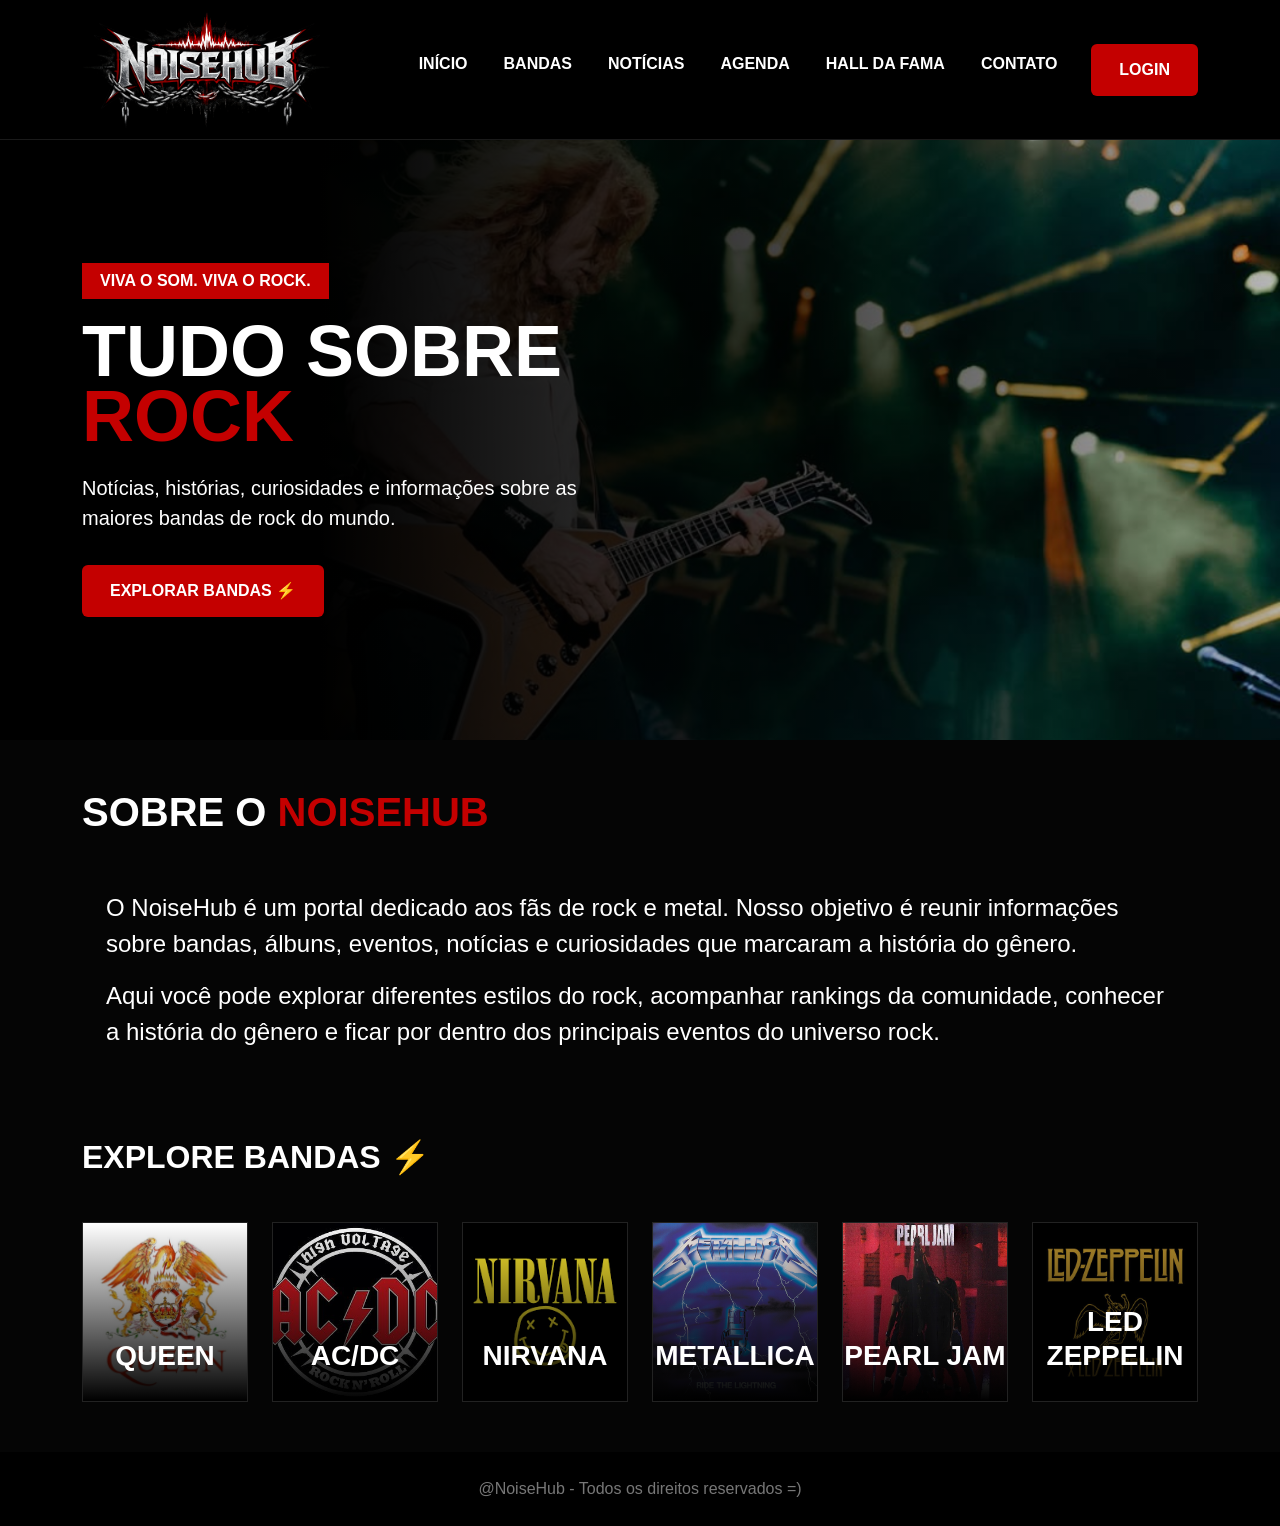
<file: index.html>
<!DOCTYPE html>
<html lang="pt-BR">
<head>
  <meta charset="UTF-8">
  <meta name="viewport" content="width=device-width, initial-scale=1.0">
  <title>NOISEHUB</title>
  <link href="https://cdn.jsdelivr.net/npm/bootstrap@5.3.8/dist/css/bootstrap.min.css" rel="stylesheet" integrity="sha384-sRIl4kxILFvY47J16cr9ZwB07vP4J8+LH7qKQnuqkuIAvNWLzeN8tE5YBujZqJLB" crossorigin="anonymous">
  <link rel="stylesheet" href="./css/style.css">
  <style>
    .hero {
      min-height: 600px;
      background:
        linear-gradient(to right, #000 25%, rgba(0,0,0,0.7), rgba(0,0,0,0.2)),
        url("./image/backg/banner_index.png");
      background-size: cover;
      background-position: center;
      display: flex;
      align-items: center;
    }
  </style>
</head>

<body>
<!-- provavelmente nao vou mexer mais nesta carambola-->
  <nav class="navbar navbar-expand-lg">
    <div class="container-sm">
      <a class="logo" href="index.html">
        <img src="./image/logo/logo.png"> 
      </a>

      <button class="navbar-toggler bg-danger" type="button" data-bs-toggle="collapse" data-bs-target="#menu">
        <span class="navbar-toggler-icon"></span>
      </button>

      <div class="collapse navbar-collapse" id="menu">
      <ul class="navbar-nav ms-auto">
        <li><a class="nav-link" href="index.html">INÍCIO</a></li>
        <li><a class="nav-link" href="bandas.html">BANDAS</a></li>
        <li><a class="nav-link" href="noticias.html">NOTÍCIAS</a></li>
        <li><a class="nav-link" href="agenda.html">AGENDA</a></li>
        <li><a class="nav-link" href="hallfama.html">HALL DA FAMA</a></li>
        <li><a class="nav-link" href="contato.html">CONTATO</a></li>
        <li><a class="btn btn-rock ms-3" href="login.html">LOGIN</a></li>
      </ul>
      </div>
    </div>
  </nav>

  <section class="hero">
    <div class="container">
      <div class="col-md-6">
        <div class="tag">VIVA O SOM. VIVA O ROCK.</div>
        <h1>TUDO SOBRE <span>ROCK</span></h1>
        <p class="lead mt-4">
          Notícias, histórias, curiosidades e informações sobre as maiores bandas de rock do mundo.
        </p>
        <a href="bandas.html" class="btn btn-rock mt-3">EXPLORAR BANDAS ⚡</a>
      </div>
    </div>
  </section>

  <section class="container my-5">
    
    <h1 class="section-title"> SOBRE O <span>NOISEHUB</span></h1>

    <div class="p-4" style="font-size: 150%;">
        
        <p>
            O NoiseHub é um portal dedicado aos fãs de rock e metal.
            Nosso objetivo é reunir informações sobre bandas,
            álbuns, eventos, notícias e curiosidades que marcaram
            a história do gênero.
        </p>

        <p>
            Aqui você pode explorar diferentes estilos do rock,
            acompanhar rankings da comunidade, conhecer a história
            do gênero e ficar por dentro dos principais eventos do
            universo rock.
        </p>

    </div>

</section>

  <section class="container my-5">
    <h2 class="section-title">EXPLORE BANDAS <span>⚡</span></h2>

    <div class="row g-4">
      <div class="col-md-4 col-lg-2">
        <div class="band-card" style="background-image:url(image/bandas/queen.jpg)">
          <h3>QUEEN</h3>
        </div>
      </div>

      <div class="col-md-4 col-lg-2">
        <div class="band-card" style="background-image:url('image/bandas/acdc.jpg');">
          <h3>AC/DC</h3>
        </div>
      </div>

      <div class="col-md-4 col-lg-2">
        <div class="band-card" style="background-image:url('image/bandas/nirvana.png');">
          <h3>NIRVANA</h3>
        </div>
      </div>

      <div class="col-md-4 col-lg-2">
        <div class="band-card" style="background-image: url(image/bandas/ride_the_lightning.png)" >
          <h3>METALLICA</h3>
        </div>
      </div>

      <div class="col-md-4 col-lg-2">
        <div class="band-card" style="background-image:url(image/bandas/pearl_jam.jpeg);">
          <h3>PEARL JAM</h3>
        </div>
      </div>

      <div class="col-md-4 col-lg-2">
        <div class="band-card" style="background-image:url(image/bandas/led_zepplin.jpg);">
          <h3>LED ZEPPELIN</h3>
        </div>
      </div>
    </div>
  </section>


  <footer>
    @NoiseHub - Todos os direitos reservados =)
  </footer>

 <script src="https://cdn.jsdelivr.net/npm/bootstrap@5.3.3/dist/js/bootstrap.bundle.min.js"></script>
</body>
</html>
</file>
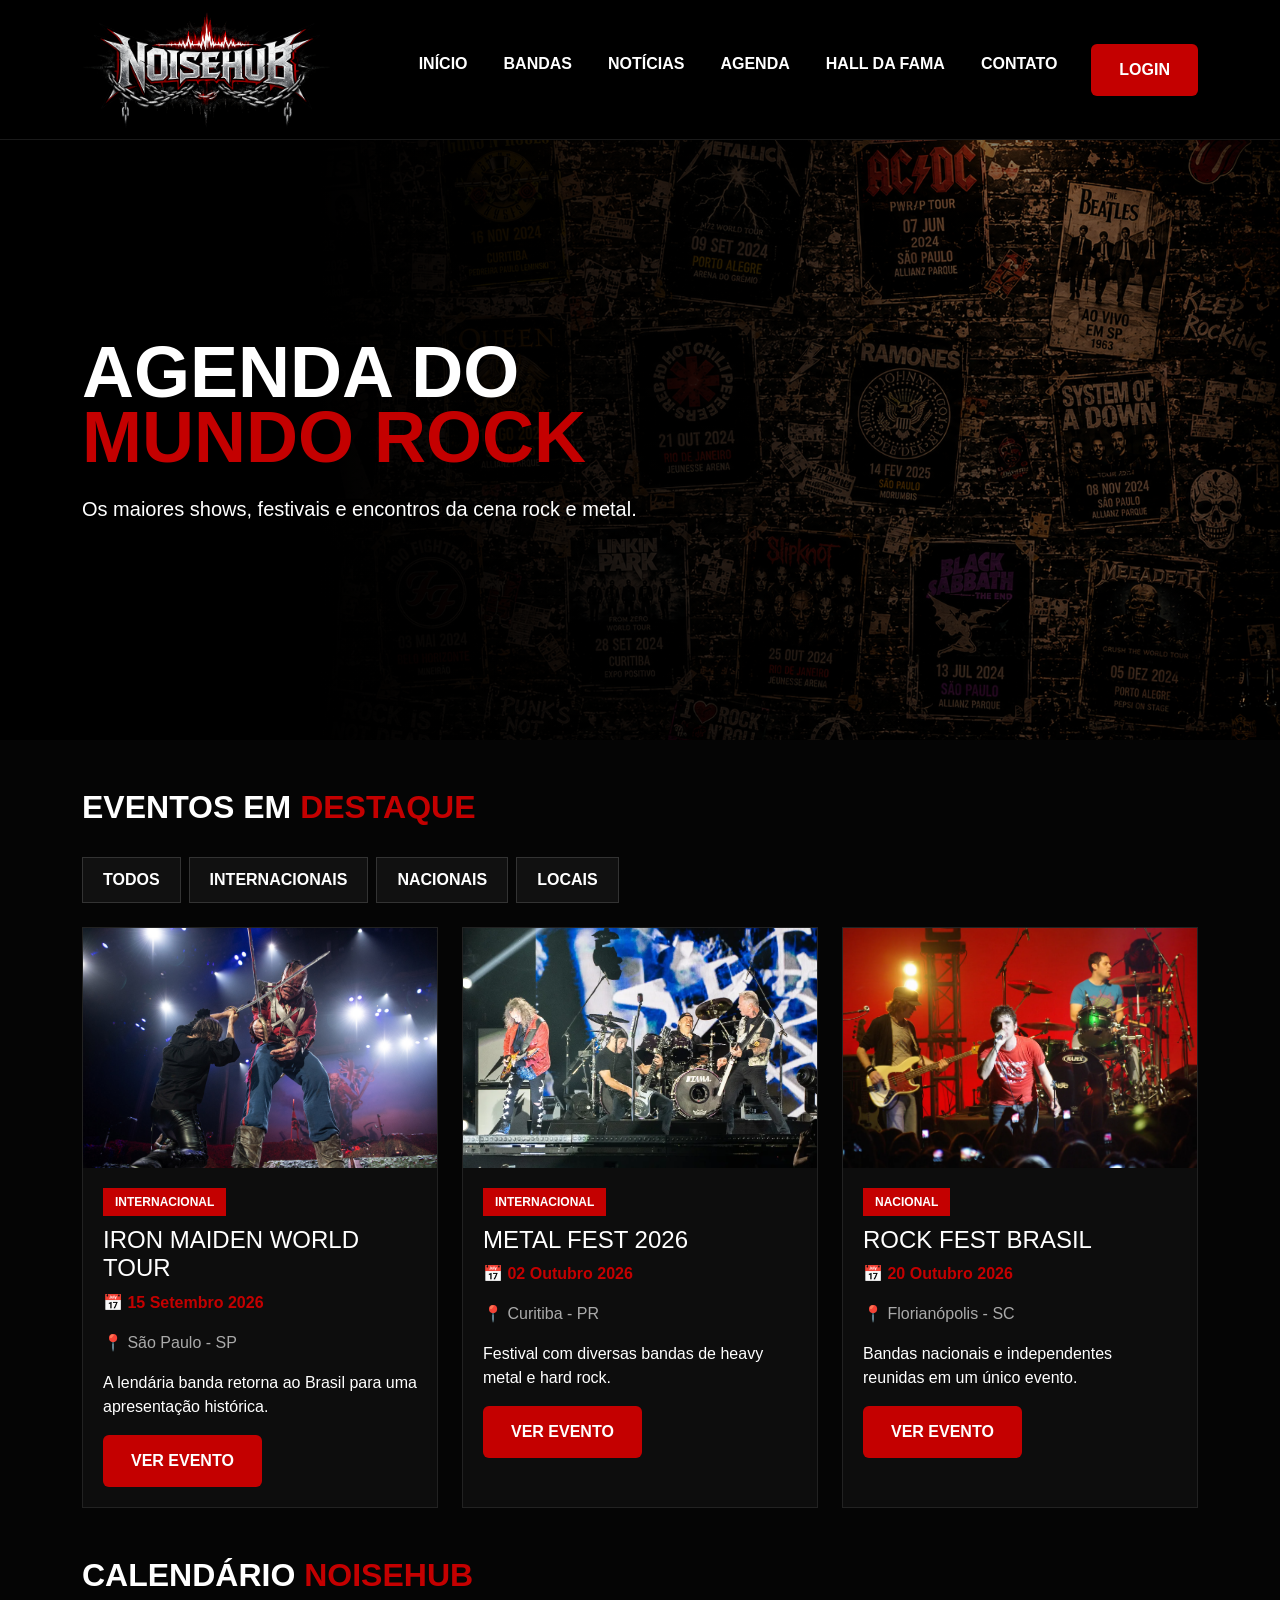
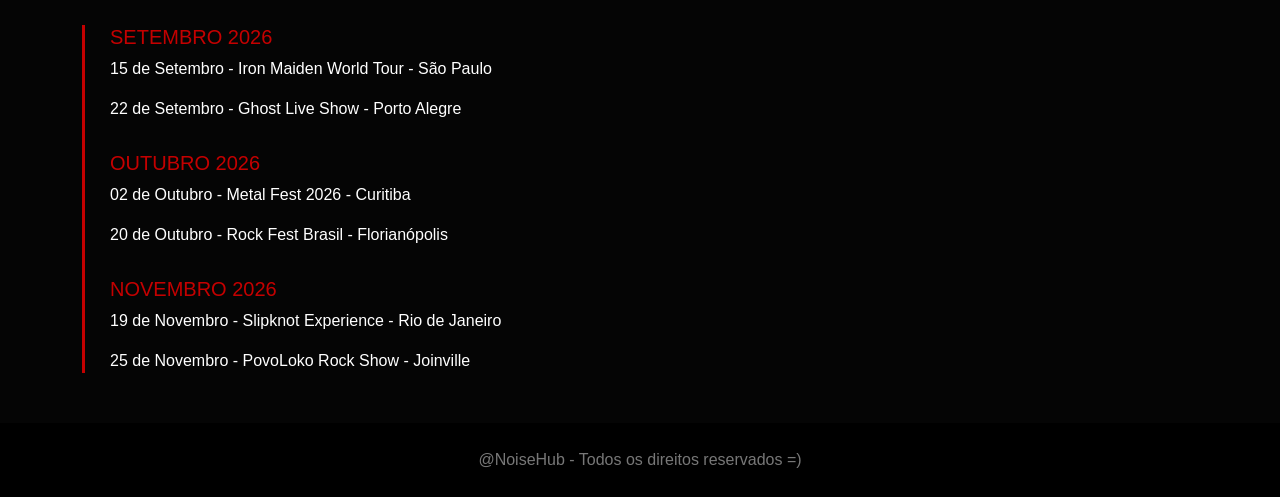
<file: agenda.html>
<!DOCTYPE html>
<html lang="pt-BR">
<head>
  <meta charset="UTF-8">
  <meta name="viewport" content="width=device-width, initial-scale=1.0">

  <title>NOISEHUB - Agenda</title>
  <link href="https://cdn.jsdelivr.net/npm/bootstrap@5.3.8/dist/css/bootstrap.min.css" rel="stylesheet">
  <link rel="stylesheet" href="./css/style.css">
  <style>
    .hero {
      min-height: 600px;
      background:
        linear-gradient(to right, #000 25%, rgba(0,0,0,0.7), rgba(0,0,0,0.2)),
        url("./image/backg/banner_agenda.png");
      background-size: cover;
      background-position: center;
      display: flex;
      align-items: center;
    }
    
  </style>
</head>

<body>

  <nav class="navbar navbar-expand-lg">
    <div class="container-sm">
      <a class="logo" href="index.html">
        <img src="./image/logo/logo.png"> 
      </a>

      <button class="navbar-toggler bg-danger" type="button" data-bs-toggle="collapse" data-bs-target="#menu">
        <span class="navbar-toggler-icon"></span>
      </button>

      <div class="collapse navbar-collapse" id="menu">
      <ul class="navbar-nav ms-auto">
        <li><a class="nav-link" href="index.html">INÍCIO</a></li>
        <li><a class="nav-link" href="bandas.html">BANDAS</a></li>
        <li><a class="nav-link" href="noticias.html">NOTÍCIAS</a></li>
        <li><a class="nav-link" href="agenda.html">AGENDA</a></li>
        <li><a class="nav-link" href="hallfama.html">HALL DA FAMA</a></li>
        <li><a class="nav-link" href="contato.html">CONTATO</a></li>
        <li><a class="btn btn-rock ms-3" href="login.html">LOGIN</a></li>
      </ul>
      </div>
    </div>
  </nav>

  <section class="hero">
    <div class="container">
        <div class="col-md-6">
            <h1>AGENDA DO <span> MUNDO ROCK</span></h1>

            <p class="lead mt-4">
                Os maiores shows, festivais e encontros da cena rock e metal.
            </p>
        </div>
    </div>
  </section>

  <section class="container my-5">

    <h2 class="section-title">
      EVENTOS EM <span>DESTAQUE</span>
    </h2>

    <div class="d-flex gap-2 flex-wrap mb-4">
      <button class="filter-btn">TODOS</button>
      <button class="filter-btn">INTERNACIONAIS</button>
      <button class="filter-btn">NACIONAIS</button>
      <button class="filter-btn">LOCAIS</button>
    </div>

    <div class="row g-4">

      <div class="col-lg-4 col-md-6">
        <div class="content-card">

          <div class="card-image" style="background-image:url('./image/img_agenda/show_iron.jpg');"></div>

          <div class="card-content">
            <span class="card-tag">INTERNACIONAL</span>

            <h4>IRON MAIDEN WORLD TOUR</h4>

            <p class="card-date">📅 15 Setembro 2026</p>
            <p class="event-location">📍 São Paulo - SP</p>

            <p>A lendária banda retorna ao Brasil para uma apresentação histórica.</p>

            <a href="#" class="btn btn-rock">VER EVENTO</a>
          </div>

        </div>
      </div>

      <div class="col-lg-4 col-md-6">
        <div class="content-card">

          <div class="card-image" style="background-image:url('./image/img_agenda/show_heavy.jpg');"></div>

          <div class="card-content">
            <span class="card-tag">INTERNACIONAL</span>

            <h4>METAL FEST 2026</h4>

            <p class="card-date">📅 02 Outubro 2026</p>
            <p class="event-location">📍 Curitiba - PR</p>

            <p>Festival com diversas bandas de heavy metal e hard rock.</p>

            <a href="#" class="btn btn-rock">VER EVENTO</a>
          </div>

        </div>
      </div>

      <div class="col-lg-4 col-md-6">
        <div class="content-card">

          <div class="card-image" style="background-image:url('./image/img_agenda/show_indie.jpg');"></div>

          <div class="card-content">
            <span class="card-tag">NACIONAL</span>

            <h4>ROCK FEST BRASIL</h4>

            <p class="card-date">📅 20 Outubro 2026</p>
            <p class="event-location">📍 Florianópolis - SC</p>

            <p>Bandas nacionais e independentes reunidas em um único evento.</p>

            <a href="#" class="btn btn-rock">VER EVENTO</a>
          </div>

        </div>
      </div>

    </div>
  </section>

  <section class="container my-5">

    <h2 class="section-title">
      CALENDÁRIO <span>NOISEHUB</span>
    </h2>

    <div class="timeline">

      <div class="timeline-item">
        <h5>SETEMBRO 2026</h5>
        <p>15 de Setembro - Iron Maiden World Tour - São Paulo</p>
        <p>22 de Setembro - Ghost Live Show - Porto Alegre</p>
      </div>

      <div class="timeline-item">
        <h5>OUTUBRO 2026</h5>
        <p>02 de Outubro - Metal Fest 2026 - Curitiba</p>
        <p>20 de Outubro - Rock Fest Brasil - Florianópolis</p>
      </div>

      <div class="timeline-item">
        <h5>NOVEMBRO 2026</h5>
        <p>19 de Novembro - Slipknot Experience - Rio de Janeiro</p>
        <p>25 de Novembro - PovoLoko Rock Show - Joinville</p>
      </div>

    </div>
  </section>

  <footer>
    @NoiseHub - Todos os direitos reservados =)
  </footer>

  <script src="https://cdn.jsdelivr.net/npm/bootstrap@5.3.8/dist/js/bootstrap.bundle.min.js"></script>

</body>
</html>
</file>
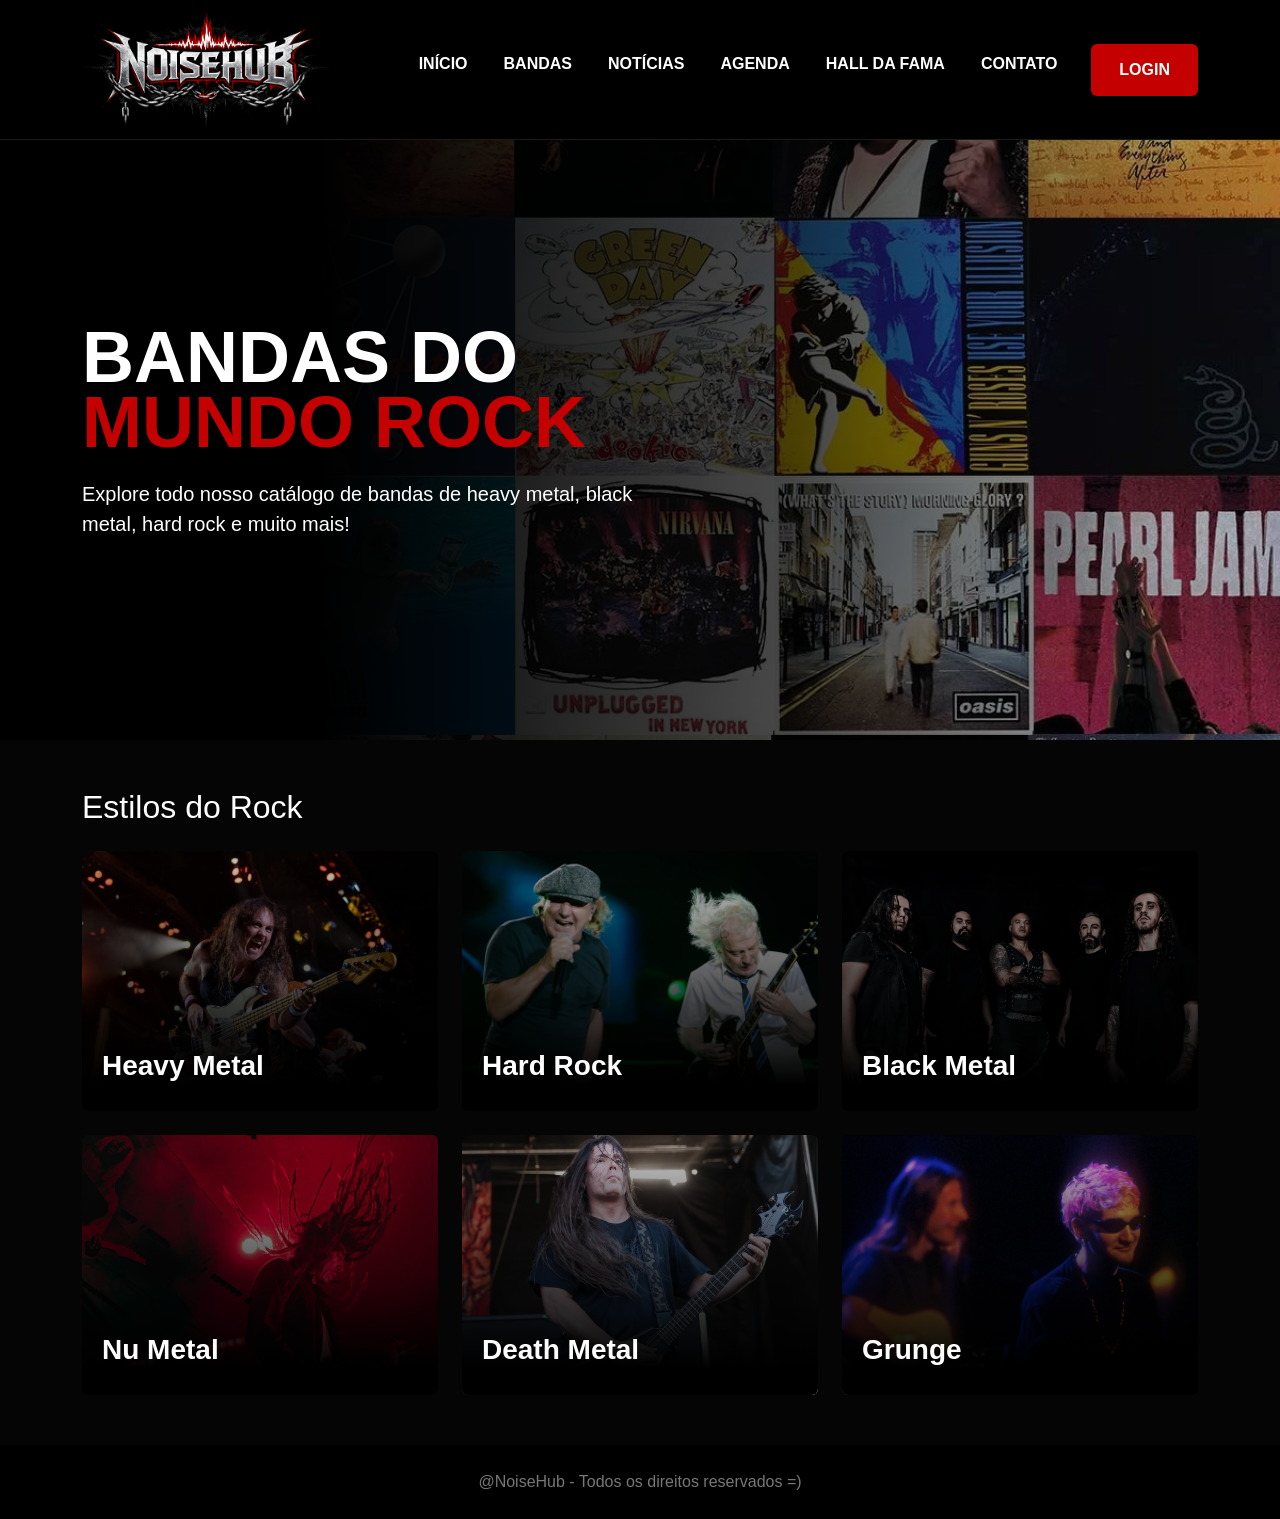
<file: bandas.html>
<!DOCTYPE html>
<html lang="en">
<head>
    <meta charset="UTF-8">
    <meta name="viewport" content="width=device-width, initial-scale=1.0">
    <title>NOISEHUB - Bandas</title>
    <link href="https://cdn.jsdelivr.net/npm/bootstrap@5.3.8/dist/css/bootstrap.min.css" rel="stylesheet" integrity="sha384-sRIl4kxILFvY47J16cr9ZwB07vP4J8+LH7qKQnuqkuIAvNWLzeN8tE5YBujZqJLB" crossorigin="anonymous">
    <link rel="stylesheet" href="./css/style.css">
    <style>
    .hero {
      min-height: 600px;
      background:
        linear-gradient(to right, #000 25%, rgba(0,0,0,0.7), rgba(0,0,0,0.2)),
        url("./image/backg/banner_site_bandas.jpeg");
      background-size: cover;
      background-position: center;
      display: flex;
      align-items: center;
    }
    </style>
</head>
<body>
<!--aparentemente ta ok-->
  <nav class="navbar navbar-expand-lg">
    <div class="container-sm">
      <a class="logo" href="index.html">
        <img src="./image/logo/logo.png"> 
      </a>

      <button class="navbar-toggler bg-danger" type="button" data-bs-toggle="collapse" data-bs-target="#menu">
        <span class="navbar-toggler-icon"></span>
      </button>

      <div class="collapse navbar-collapse" id="menu">
      <ul class="navbar-nav ms-auto">
        <li><a class="nav-link" href="index.html">INÍCIO</a></li>
        <li><a class="nav-link" href="bandas.html">BANDAS</a></li>
        <li><a class="nav-link" href="noticias.html">NOTÍCIAS</a></li>
        <li><a class="nav-link" href="agenda.html">AGENDA</a></li>
        <li><a class="nav-link" href="hallfama.html">HALL DA FAMA</a></li>
        <li><a class="nav-link" href="contato.html">CONTATO</a></li>
        <li><a class="btn btn-rock ms-3" href="login.html">LOGIN</a></li>
      </ul>
      </div>
    </div>
  </nav>
    
      <section class="hero">
        <div class="container">
          <div class="col-md-6">
            <h1>BANDAS DO <span>MUNDO ROCK</span></h1>
            <p class="lead mt-4">
              Explore todo nosso catálogo de bandas de heavy metal, black metal, hard rock e muito mais!
            </p>
          </div>
        </div>
      </section>

<section class="container my-5">
  <h2 class="mb-4">Estilos do Rock</h2>

  <div class="row g-4">

    <div class="col-md-4">
      <div class="card rock-card" style="background-image: url('image/HTMLBandas/ModalEstilos/modalheavy.jpg');"
           data-bs-toggle="modal" data-bs-target="#heavyModal">
        <h3>Heavy Metal</h3>
      </div>
    </div>

    <div class="col-md-4">
      <div class="card rock-card" style="background-image: url('image/HTMLBandas/ModalEstilos/modalhard.jpg');"
           data-bs-toggle="modal" data-bs-target="#hardModal">
        <h3>Hard Rock</h3>
      </div>
    </div>

    <div class="col-md-4">
      <div class="card rock-card" style="background-image: url('image/HTMLBandas/ModalEstilos/modalblack.jpg');"
           data-bs-toggle="modal" data-bs-target="#blackModal">
        <h3>Black Metal</h3>
      </div>
    </div>

    <div class="col-md-4">
      <div class="card rock-card" style="background-image: url('image/HTMLBandas/ModalEstilos/modalnu.jpg');"
           data-bs-toggle="modal" data-bs-target="#nuModal">
        <h3>Nu Metal</h3>
      </div>
    </div>

    <div class="col-md-4">
      <div class="card rock-card" style="background-image: url('image/HTMLBandas/ModalEstilos/modaldeath.jpg');"
           data-bs-toggle="modal" data-bs-target="#deathModal">
        <h3>Death Metal</h3>
      </div>
    </div>

    <div class="col-md-4">
      <div class="card rock-card"  style="background-image: url('image/HTMLBandas/ModalEstilos/modalgrunge.jpg');"
           data-bs-toggle="modal"data-bs-target="#grungeModal">     
        <h3>Grunge</h3>
    </div>
    </div>
  </div>
</section>


<div class="modal fade" id="heavyModal" tabindex="-1">
  <div class="modal-dialog modal-xl modal-dialog-centered">
    <div class="modal-content p-4">
      <h2>Bandas de Heavy Metal</h2>

      <div class="row g-4 mt-2">
        <div class="col-md-4">
          <div class="card rock-card band-card" style="background-image: url('image/HTMLBandas/ModalBandas/modalMaiden.jpg');"
               data-bs-toggle="modal" data-bs-target="#ironModal">
            <h3>Iron Maiden</h3>
          </div>
        </div>

        <div class="col-md-4">
          <div class="card rock-card band-card" style="background-image: url('image/HTMLBandas/ModalBandas/modalSabbath.jpg');"
               data-bs-toggle="modal" data-bs-target="#sabbathModal">
            <h3>Black Sabbath</h3>
          </div>
        </div>

        <div class="col-md-4">
          <div class="card rock-card band-card" style="background-image: url('image/HTMLBandas/ModalBandas/modalPriest.jpg');"
               data-bs-toggle="modal" data-bs-target="#priestModal">
            <h3>Judas Priest</h3>
          </div>
        </div>
      </div>

    </div>
  </div>
</div>

<div class="modal fade" id="hardModal" tabindex="-1">
  <div class="modal-dialog modal-xl modal-dialog-centered">
    <div class="modal-content p-4">
      <h2>Bandas de Hard Rock</h2>

      <div class="row g-4 mt-2">
        <div class="col-md-4">
          <div class="card rock-card band-card" style="background-image: url('image/HTMLBandas/ModalBandas/modalACDC.jpg');"
               data-bs-toggle="modal" data-bs-target="#acdcModal">
            <h3>AC/DC</h3>
          </div>
        </div>

        <div class="col-md-4">
          <div class="card rock-card band-card" style="background-image: url('image/HTMLBandas/ModalBandas/modalGuns.jpg');"
               data-bs-toggle="modal" data-bs-target="#gunsModal">
            <h3>Guns N' Roses</h3>
          </div>
        </div>

        <div class="col-md-4">
          <div class="card rock-card band-card" style="background-image: url('image/HTMLBandas/ModalBandas/modalAero.jpg');"
               data-bs-toggle="modal" data-bs-target="#aeroModal">
            <h3>Aerosmith</h3>
          </div>
        </div>
      </div>

    </div>
  </div>
</div>


<div class="modal fade" id="blackModal" tabindex="-1">
  <div class="modal-dialog modal-xl modal-dialog-centered">
    <div class="modal-content p-4">
      <h2>Bandas de Black Metal</h2>

      <div class="row g-4 mt-2">
        <div class="col-md-4">
          <div class="card rock-card band-card" style="background-image: url('image/HTMLBandas/ModalBandas/modalMayhem.jpg');"
               data-bs-toggle="modal" data-bs-target="#mayhemModal">
            <h3>Mayhem</h3>
          </div>
        </div>

        <div class="col-md-4">
          <div class="card rock-card band-card" style="background-image: url('image/HTMLBandas/ModalBandas/modalDark.jpeg');"
               data-bs-toggle="modal" data-bs-target="#darkthroneModal">
            <h3>Darkthrone</h3>
          </div>
        </div>

        <div class="col-md-4">
          <div class="card rock-card band-card" style="background-image: url('image/HTMLBandas/ModalBandas/modalEmperor.jpg');"
               data-bs-toggle="modal" data-bs-target="#emperorModal">
            <h3>Emperor</h3>
          </div>
        </div>
      </div>

    </div>
  </div>
</div>

<div class="modal fade" id="nuModal" tabindex="-1">
  <div class="modal-dialog modal-xl modal-dialog-centered">
    <div class="modal-content p-4">
      <h2>Bandas de Nu Metal</h2>

      <div class="row g-4 mt-2">
        <div class="col-md-4">
          <div class="card rock-card band-card" style="background-image: url('image/HTMLBandas/ModalBandas/modalLinkin.png');"
               data-bs-toggle="modal" data-bs-target="#linkinModal">
            <h3>Linkin Park</h3>
          </div>
        </div>

        <div class="col-md-4">
          <div class="card rock-card band-card" style="background-image: url('image/HTMLBandas/ModalBandas/modalLimp.jpg');"
               data-bs-toggle="modal" data-bs-target="#limpModal">
            <h3>Limp Bizkit</h3>
          </div>
        </div>

        <div class="col-md-4">
          <div class="card rock-card band-card" style="background-image: url('image/HTMLBandas/ModalBandas/modalPapa.jpg');"
               data-bs-toggle="modal" data-bs-target="#papaModal">
            <h3>Papa Roach</h3>
          </div>
        </div>
      </div>

      </div>
    </div>
  </div>

      <div class="modal fade" id="deathModal" tabindex="-1">
  <div class="modal-dialog modal-xl modal-dialog-centered">
    <div class="modal-content p-4">
      <h2>Bandas de Death Metal</h2>

      <div class="row g-4 mt-2">
        <div class="col-md-4">
          <div class="card rock-card band-card" style="background-image: url('image/HTMLBandas/ModalBandas/modalCannibal.jpg');"
               data-bs-toggle="modal" data-bs-target="#cannibalModal">
            <h3>Cannibal Corpse</h3>
          </div>
        </div>

        <div class="col-md-4">
          <div class="card rock-card band-card" style="background-image: url('image/HTMLBandas/ModalBandas/modalDeath.png');"
               data-bs-toggle="modal" data-bs-target="#deathbandModal">
            <h3>Death</h3>
          </div>
        </div>

        <div class="col-md-4">
          <div class="card rock-card band-card" style="background-image: url('image/HTMLBandas/ModalBandas/modalObituary.jpg');"
               data-bs-toggle="modal" data-bs-target="#obituaryModal">
            <h3>Obituary</h3>
          </div>
        </div>
      </div>

    </div>
  </div>
</div>

  <div class="modal fade" id="grungeModal" tabindex="-1">
    <div class="modal-dialog modal-xl modal-dialog-centered">
      <div class="modal-content p-4">
      <h2>Bandas de Grunge</h2>

      <div class="row g-4 mt-2">
        <div class="col-md-4">
          <div class="card rock-card band-card" style="background-image: url('image/HTMLBandas/ModalBandas/modalNirvana.jpg')"
               data-bs-toggle="modal" data-bs-target="#nirvanaModal">
            <h3>Nirvana</h3>
          </div>
        </div>

        <div class="col-md-4">
          <div class="card rock-card band-card" style="background-image: url('image/HTMLBandas/ModalBandas/modalSound.jpg');"
               data-bs-toggle="modal" data-bs-target="#soundModal">
            <h3>Soundgarden</h3>
          </div>
        </div>

        <div class="col-md-4">
          <div class="card rock-card band-card" style="background-image: url('image/HTMLBandas/ModalBandas/modalAlice.jpg');"
               data-bs-toggle="modal" data-bs-target="#aliceModal">
            <h3>Alice in Chains</h3>
          </div>
        </div>
      </div>

    </div>
  </div>
</div>

<div class="modal fade" id="ironModal" tabindex="-1">
  <div class="modal-dialog modal-lg modal-dialog-centered">
    <div class="modal-content">

      
      <img src="./image/HTMLBandas/BannerBandas/bannerMaiden.jpg"
           class="w-100"
           style="height: 300px; object-fit: cover;">

  
      <div class="p-4">

        <h2>Iron Maiden</h2>

        <p>
          <strong>Integrantes Originais:</strong>
          Steve Harris, Paul Mario Day, Terry Rance, Dave Sullivan e Ron Matthews.
        </p>

        <p>
          <strong>História:</strong>
          Iron Maiden é uma banda britânica formada em 1975
          e considerada uma das maiores bandas de heavy metal
          da história.
        </p>

        <p>
          <strong>Álbuns famosos:</strong>
          The Number of the Beast, Powerslave,
          Somewhere in Time e Fear of the Dark.
        </p>

      </div>
    </div>
  </div>
</div>

<div class="modal fade" id="sabbathModal" tabindex="-1">
  <div class="modal-dialog modal-lg modal-dialog-centered">
    <div class="modal-content">

      
      <img src="./image/HTMLBandas/BannerBandas/bannerSabbath.png"
           class="w-100"
           style="height: 380px; object-fit: cover;">

  
      <div class="p-4">

        <h2>Black Sabbath</h2>

        <p>
          <strong>Integrantes Originais:</strong>
          Tony Iommi, Ozzy Osbourne, Geezer Butler e Bill Wampler.
        </p>

        <p>
          <strong>História:</strong>
          Formada em 1968 na Inglaterra, é considerada uma das bandas pioneiras do heavy metal.
          Seu som pesado e sombrio influenciou praticamente todos os subgêneros do metal.
        </p>

        <p>
          <strong>Álbuns famosos:</strong>
          Black Sabbath, Paranoid, Master of Reality e Never Say Die.
        </p>

      </div>
    </div>
  </div>
</div>

<div class="modal fade" id="priestModal" tabindex="-1">
  <div class="modal-dialog modal-lg modal-dialog-centered">
    <div class="modal-content">

      
      <img src="./image/HTMLBandas/BannerBandas/bannerPriest.jpg"
           class="w-100"
           style="height: 400px; object-fit: cover;">

  
      <div class="p-4">

        <h2>Judas Priest</h2>

        <p>
          <strong>Integrantes Originais:</strong>
          Rob Halford, K.K. Downing, Glenn Tipton e Ian Hill.
        </p>

        <p>
          <strong>História:</strong>
          Banda britânica formada em 1969
          que ajudou a definir a identidade visual e sonora do heavy metal tradicional.
        </p>

        <p>
          <strong>Álbuns famosos:</strong>
          British Steel, Painkiller e Screaming for Vengeance.
        </p>

      </div>
    </div>
  </div>
</div>


<div class="modal fade" id="acdcModal" tabindex="-1">
  <div class="modal-dialog modal-lg modal-dialog-centered">
    <div class="modal-content">

      
      <img src="./image/HTMLBandas/BannerBandas/bannerACDC.jpg"
           class="w-100"
           style="height: 390px; object-fit: cover;">

  
      <div class="p-4">

        <h2>AC/DC</h2>

        <p>
          <strong>Integrantes Originais:</strong>
          Angus Young, Malcolm Young, Bon Scott e Cliff Williams.
        </p>

        <p>
          <strong>História:</strong>
          Formada na Austrália em 1973, tornou-se uma das bandas de rock
           mais vendidas da história graças aos seus riffs marcantes 
          e músicas energéticas.
        </p>

        <p>
          <strong>Álbuns famosos:</strong>
          Back in Black, Highway to Hell e The Razors Edge.
        </p>

      </div>
    </div>
  </div>
</div>

<div class="modal fade" id="gunsModal" tabindex="-1">
  <div class="modal-dialog modal-lg modal-dialog-centered">
    <div class="modal-content">

      
      <img src="./image/HTMLBandas/BannerBandas/bannerGuns.jpg"
           class="w-100"
           style="height: 420px; object-fit: cover;">

  
      <div class="p-4">

        <h2>Guns N' Roses</h2>

        <p>
          <strong>Integrantes Originais:</strong>
          Axl Rose, Slash, Duff McKagan, Izzy Stradlin e Steven Adler.
        </p>

        <p>
          <strong>História:</strong>
          Formada em Los Angeles em 1985, ficou famosa por misturar
          hard rock, atitude rebelde e apresentações explosivas.
        </p>

        <p>
          <strong>Álbuns famosos:</strong>
          Appetite for Destruction, Use Your Illusion I e Use Your Illusion II.
        </p>

      </div>
    </div>
  </div>
</div>

<div class="modal fade" id="aeroModal" tabindex="-1">
  <div class="modal-dialog modal-lg modal-dialog-centered">
    <div class="modal-content">

      
      <img src="./image/HTMLBandas/BannerBandas/bannerAero.jpg"
           class="w-100"
           style="height: 500px; object-fit: cover;">

  
      <div class="p-4">

        <h2>Aerosmith</h2>

        <p>
          <strong>Integrantes Originais:</strong>
          Steven Tyler, Joe Perry, Tom Hamilton, Brad Whitford e Joey Kramer.
        </p>

        <p>
          <strong>História:</strong>
          Uma das bandas mais influentes do rock americano, formada em 
          1970 e responsável por diversos sucessos que atravessaram gerações.
        </p>

        <p>
          <strong>Álbuns famosos:</strong>
          Toys in the Attic, Permanent Vacation e Get a Grip.
        </p>

      </div>
    </div>
  </div>
</div>

<div class="modal fade" id="mayhemModal" tabindex="-1">
  <div class="modal-dialog modal-lg modal-dialog-centered">
    <div class="modal-content">

      
      <img src="./image/HTMLBandas/BannerBandas/bannerMayhem.jpg"
           class="w-100"
           style="height: 300px; object-fit: cover;">

  
      <div class="p-4">

        <h2>Mayhem</h2>

        <p>
          <strong>Integrantes Originais:</strong>
          Euronymous, Necrobutcher e Manheim.
        </p>

        <p>
          <strong>História:</strong>
          Banda norueguesa formada em 1984 e 
          considerada uma das fundadoras da segunda onda do black metal.
        </p>

        <p>
          <strong>Álbuns famosos:</strong>
          De Mysteriis Dom Sathanas, Deathcrush e Daemon.
        </p>

      </div>
    </div>
  </div>
</div>

<div class="modal fade" id="darkthroneModal" tabindex="-1">
  <div class="modal-dialog modal-lg modal-dialog-centered">
    <div class="modal-content">

      
      <img src="./image/HTMLBandas/BannerBandas/bannerDark.jpg"
           class="w-100"
           style="height: 400px; object-fit: cover;">

  
      <div class="p-4">

        <h2>Darkthrone</h2>

        <p>
          <strong>Integrantes Originais:</strong>
          Fenriz, Nocturno Culto, Dag Nilsen e Zephyrous.
        </p>

        <p>
          <strong>História:</strong>
          Inicialmente uma banda de death metal, 
          tornou-se um dos nomes mais importantes do black metal 
          norueguês nos anos 90.
        </p>

        <p>
          <strong>Álbuns famosos:</strong>
          A Blaze in the Northern Sky, Transilvanian Hunger e Under a Funeral Moon.
        </p>

      </div>
    </div>
  </div>
</div>

<div class="modal fade" id="emperorModal" tabindex="-1">
  <div class="modal-dialog modal-lg modal-dialog-centered">
    <div class="modal-content">

      
      <img src="./image/HTMLBandas/BannerBandas/bannerEmperor.jpg"
           class="w-100"
           style="height: 400px; object-fit: cover;">

  
      <div class="p-4">

        <h2>Emperor</h2>

        <p>
          <strong>Integrantes Originais:</strong>
          Ihsahn, Samoth e Mortiis.
        </p>

        <p>
          <strong>História:</strong>
          Banda conhecida por adicionar elementos sinfônicos ao black metal,
          criando um som épico e atmosférico.
        </p>

        <p>
          <strong>Álbuns famosos:</strong>
          In the Nightside Eclipse, Anthems to the Welkin at Dusk e Prometheus.
        </p>

      </div>
    </div>
  </div>
</div>

<div class="modal fade" id="linkinModal" tabindex="-1">
  <div class="modal-dialog modal-lg modal-dialog-centered">
    <div class="modal-content">

      
      <img src="./image/HTMLBandas/BannerBandas/bannerLinkin.jpg"
           class="w-100"
           style="height: 500px; object-fit: cover;">

  
      <div class="p-4">

        <h2>Linkin Park</h2>

        <p>
          <strong>Integrantes Originais:</strong>
          Chester Bennington, Mike Shinoda, Brad Delson, Dave "Phoenix" Farrell, Rob Bourdon e Joe Hahn.
        </p>

        <p>
          <strong>História:</strong>
          Formada em 1996, revolucionou o nu metal 
          ao misturar rock, metal, rap e música eletrônica.
        </p>

        <p>
          <strong>Álbuns famosos:</strong>
          Hybrid Theory, Meteora e Minutes to Midnight.
        </p>

      </div>
    </div>
  </div>
</div>

<div class="modal fade" id="limpModal" tabindex="-1">
  <div class="modal-dialog modal-lg modal-dialog-centered">
    <div class="modal-content">

      
      <img src="./image/HTMLBandas/BannerBandas/bannerLimp.jpg"
           class="w-100"
           style="height: 450px; object-fit: cover;">

  
      <div class="p-4">

        <h2>Limp Bizkit</h2>

        <p>
          <strong>Integrantes Originais:</strong>
          Fred Durst, Sam Rivers e John Otto.
        </p>
        <p>
          <strong>História:</strong>
          Uma das bandas mais populares do nu metal no
          final dos anos 90, conhecida pela mistura de rap e metal.
        </p>

        <p>
          <strong>Álbuns famosos:</strong>
          Significant Other, Chocolate Starfish and the Hot Dog Flavored Water e Three Dollar Bill, Y'all$.
        </p>

      </div>
    </div>
  </div>
</div>

<div class="modal fade" id="papaModal" tabindex="-1">
  <div class="modal-dialog modal-lg modal-dialog-centered">
    <div class="modal-content">

      
      <img src="./image/HTMLBandas/BannerBandas/bannerPapa.jpg"
           class="w-100"
           style="height: 400px; object-fit: cover;">

  
      <div class="p-4">

        <h2>Papa Roach</h2>

        <p>
          <strong>Integrantes Originais:</strong>
          Jacoby Shaddix, Jerry Horton, Will James e Dave Buckner.
        </p>
        <p>
          <strong>História:</strong>
          Banda americana que alcançou fama mundial com o álbum
          Infest e a música de sucesso Last Resort.
        </p>

        <p>
          <strong>Álbuns famosos:</strong>
          Infest, Lovehatetragedy e Getting Away with Murder.
        </p>

      </div>
    </div>
  </div>
</div>

<div class="modal fade" id="cannibalModal" tabindex="-1">
  <div class="modal-dialog modal-lg modal-dialog-centered">
    <div class="modal-content">

      
      <img src="./image/HTMLBandas/BannerBandas/bannerCannibal.jpg"
           class="w-100"
           style="height: 400px; object-fit: cover;">

  
      <div class="p-4">

        <h2>Cannibal Corpse</h2>

        <p>
          <strong>Integrantes Originais:</strong>
          Chris Barnes, Bob Rusay, Jack Owen, Alex Webster e Paul Mazurkiewicz.
        </p>
        <p>
          <strong>História:</strong>
          Uma das bandas mais conhecidas do death metal,
          famosa pela velocidade e agressividade de suas músicas.
        </p>

        <p>
          <strong>Álbuns famosos:</strong>
          Tomb of the Mutilated, The Bleeding e Kill.
        </p>

      </div>
    </div>
  </div>
</div>

<div class="modal fade" id="deathbandModal" tabindex="-1">
  <div class="modal-dialog modal-lg modal-dialog-centered">
    <div class="modal-content">

      
      <img src="./image/HTMLBandas/BannerBandas/bannerDeath.jpg"
           class="w-100"
           style="height: 450px; object-fit: cover;">

  
      <div class="p-4">

        <h2>Death</h2>

        <p>
          <strong>Integrantes Originais:</strong>
         Chuck Schuldiner, Rick Rozz e Kam Lee.
        </p>
        <p>
          <strong>História:</strong>
          Considerada uma das bandas mais importantes 
          da história do death metal e responsável por moldar o gênero.
        </p>

        <p>
          <strong>Álbuns famosos:</strong>
          Human, Symbolic e The Sound of Perseverance.
        </p>

      </div>
    </div>
  </div>
</div>

<div class="modal fade" id="obituaryModal" tabindex="-1">
  <div class="modal-dialog modal-lg modal-dialog-centered">
    <div class="modal-content">

      
      <img src="./image/HTMLBandas/BannerBandas/bannerObituary.jpg"
           class="w-100"
           style="height: 450px; object-fit: cover;">

  
      <div class="p-4">

        <h2>Obituary</h2>

        <p>
          <strong>Integrantes Originais:</strong>
         John Tardy, Donald Tardy, Trevor Peres, Allen West e Daniel Tucker.
        </p>
        <p>
          <strong>História:</strong>
          Formada na Flórida em 1984, tornou-se 
          uma das pioneiras do death metal americano.
        </p>

        <p>
          <strong>Álbuns famosos:</strong>
          Cause of Death, Slowly We Rot e The End Complete.
        </p>

      </div>
    </div>
  </div>
</div>

<div class="modal fade" id="nirvanaModal" tabindex="-1">
  <div class="modal-dialog modal-lg modal-dialog-centered">
    <div class="modal-content">

      
      <img src="./image/HTMLBandas/BannerBandas/bannerNirvana.jpg"
           class="w-100"
           style="height: 350px; object-fit: cover;">

  
      <div class="p-4">

        <h2>Nirvana</h2>

        <p>
          <strong>Integrantes Originais:</strong>
         Kurt Cobain, Krist Novoselic e Aaron Burckhard.
        </p>
        <p>
          <strong>História:</strong>
          Banda que levou o grunge ao sucesso mundial no início 
          dos anos 90, tornando-se um símbolo de toda uma geração.
        </p>

        <p>
          <strong>Álbuns famosos:</strong>
          Nevermind, In Utero e MTV Unplugged in New York.
        </p>

      </div>
    </div>
  </div>
</div>

<div class="modal fade" id="soundModal" tabindex="-1">
  <div class="modal-dialog modal-lg modal-dialog-centered">
    <div class="modal-content">

      
      <img src="./image/HTMLBandas/BannerBandas/bannerSound.jpg"
           class="w-100"
           style="height: 350px; object-fit: cover;">

  
      <div class="p-4">

        <h2>Soundgarden</h2>

        <p>
          <strong>Integrantes Originais:</strong>
         Chris Cornell, Kim Thayil, Ben Shepherd e Matt Cameron.
        </p>
        <p>
          <strong>História:</strong>
          Uma das bandas pioneiras do movimento grunge de Seattle, 
          conhecida por sua sonoridade pesada e experimental.
        </p>

        <p>
          <strong>Álbuns famosos:</strong>
          Superunknown, Badmotorfinger e Down on the Upside.
        </p>

      </div>
    </div>
  </div>
</div>

<div class="modal fade" id="aliceModal" tabindex="-1">
  <div class="modal-dialog modal-lg modal-dialog-centered">
    <div class="modal-content">

      
      <img src="./image/HTMLBandas/BannerBandas/bannerAlice.jpg"
           class="w-100"
           style="height: 450px; object-fit: cover;">

  
      <div class="p-4">

        <h2>Alice in Chains</h2>

        <p>
          <strong>Integrantes Originais:</strong>
         Layne Staley, Jerry Cantrell, Mike Starr e Sean Kinney.
        </p>
        <p>
          <strong>História:</strong>
          Banda que misturou grunge e metal, 
          tornando-se conhecida por harmonias vocais marcantes e letras sombrias.
        </p>

        <p>
          <strong>Álbuns famosos:</strong>
          Dirt, Facelift e Jar of Flies.
        </p>

      </div>
    </div>
  </div>
</div>

  <footer>
    @NoiseHub - Todos os direitos reservados =)
  </footer>

<script src="https://cdn.jsdelivr.net/npm/bootstrap@5.3.8/dist/js/bootstrap.bundle.min.js" integrity="sha384-FKyoEForCGlyvwx9Hj09JcYn3nv7wiPVlz7YYwJrWVcXK/BmnVDxM+D2scQbITxI" crossorigin="anonymous"> </script>
    
</body>
</html>
</file>
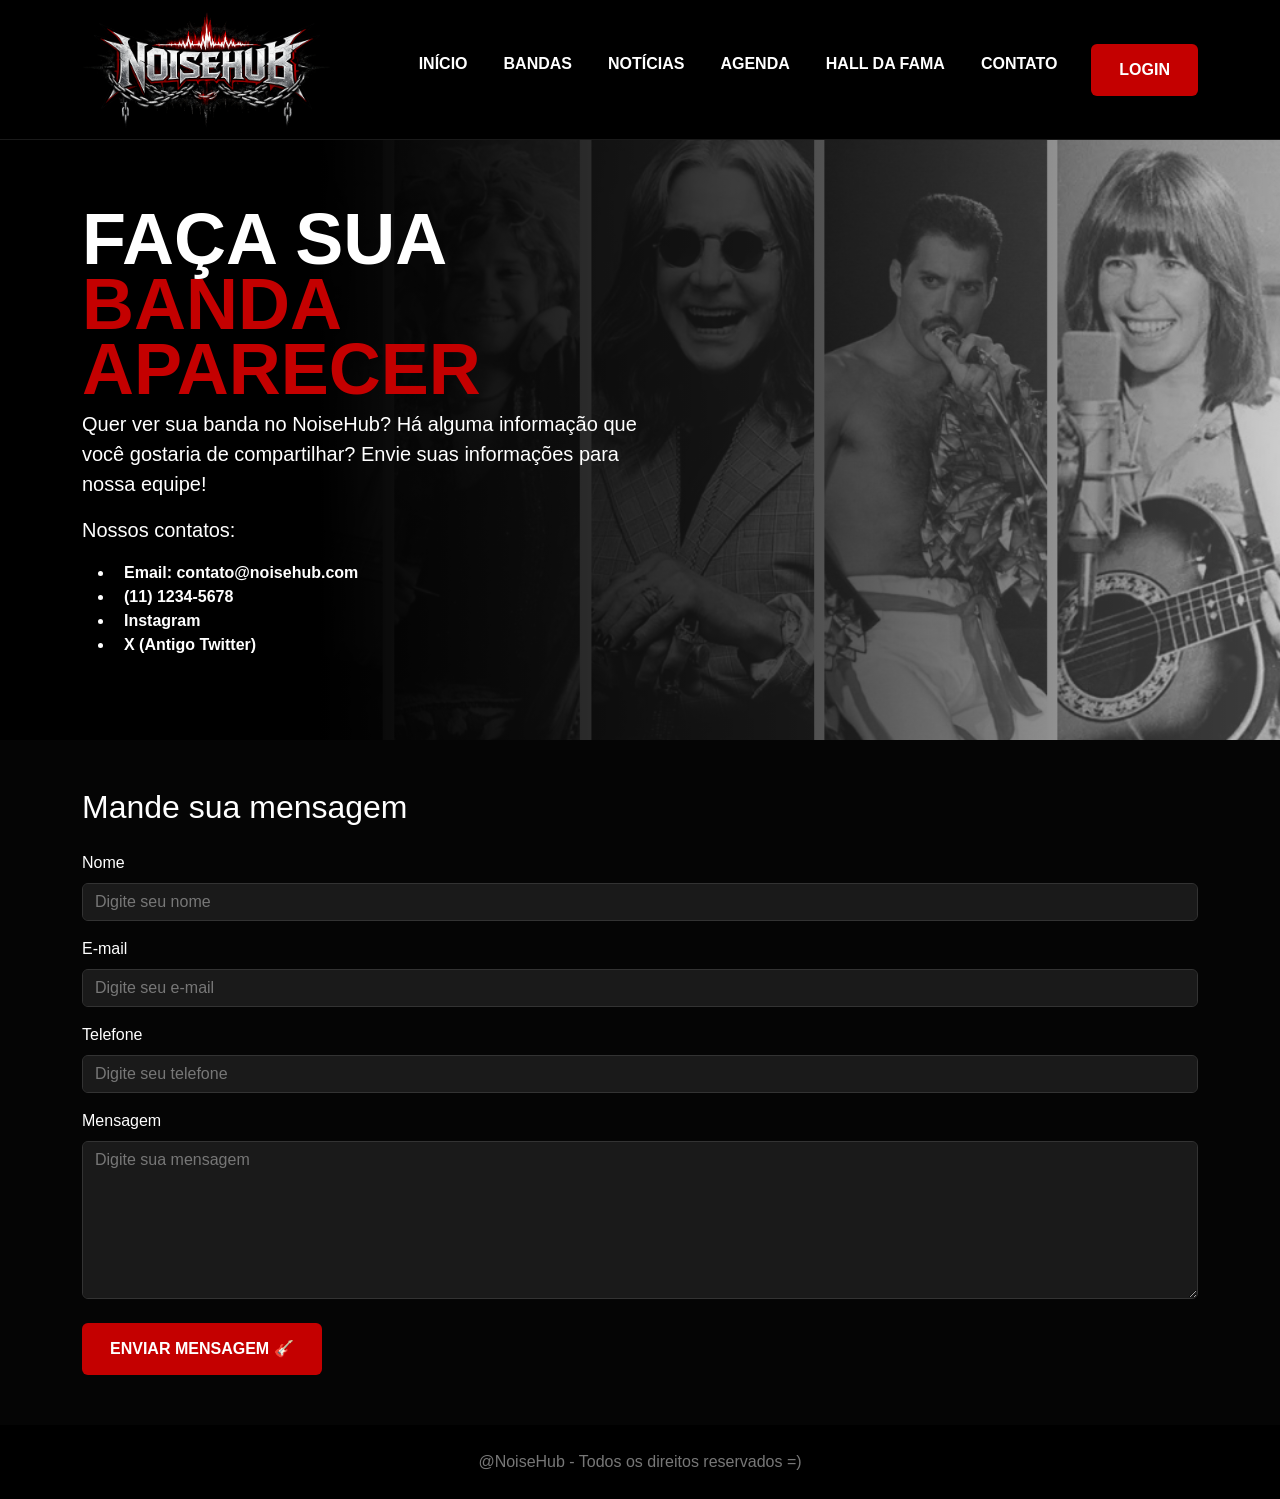
<file: contato.html>
<!DOCTYPE html>
<html lang="pt-BR">
<head>
  <meta charset="UTF-8">
  <meta name="viewport" content="width=device-width, initial-scale=1.0">
  <title>NOISEHUB - Contato</title>
  <link href="https://cdn.jsdelivr.net/npm/bootstrap@5.3.8/dist/css/bootstrap.min.css" rel="stylesheet" integrity="sha384-sRIl4kxILFvY47J16cr9ZwB07vP4J8+LH7qKQnuqkuIAvNWLzeN8tE5YBujZqJLB" crossorigin="anonymous">
  <link rel="stylesheet" href="./css/style.css">
<style>
    .hero {
      min-height: 600px;
      background:
        linear-gradient(to right, #000 25%, rgba(0,0,0,0.7), rgba(0,0,0,0.2)),
        url("./image/backg/banner_contato.png");
      background-size: cover;
      background-position: center;
      display: flex;
      align-items: center;
    }
  </style>
</head>

<body>

  <nav class="navbar navbar-expand-lg">
    <div class="container-sm">
      <a class="logo" href="index.html">
        <img src="./image/logo/logo.png"> 
      </a>

      <button class="navbar-toggler bg-danger" type="button" data-bs-toggle="collapse" data-bs-target="#menu">
        <span class="navbar-toggler-icon"></span>
      </button>

      <div class="collapse navbar-collapse" id="menu">
      <ul class="navbar-nav ms-auto">
        <li><a class="nav-link" href="index.html">INÍCIO</a></li>
        <li><a class="nav-link" href="bandas.html">BANDAS</a></li>
        <li><a class="nav-link" href="noticias.html">NOTÍCIAS</a></li>
        <li><a class="nav-link" href="agenda.html">AGENDA</a></li>
        <li><a class="nav-link" href="hallfama.html">HALL DA FAMA</a></li>
        <li><a class="nav-link" href="contato.html">CONTATO</a></li>
        <li><a class="btn btn-rock ms-3" href="login.html">LOGIN</a></li>
      </ul>
      </div>
    </div>
  </nav>

  <section class="hero">
    <div class="container">
      <div class="col-md-6">
      <h1>FAÇA SUA <span>BANDA APARECER</span></h1>
      <p class="lead">
        Quer ver sua banda no NoiseHub? Há alguma informação que você gostaria de compartilhar? Envie suas informações para nossa equipe!
      </p>
      <p class="lead">
        Nossos contatos:
      </p>
      <ul>
        <li><a class="nav-link" href="#">Email: contato@noisehub.com</a></li>
        <li><a class="nav-link" href="#">(11) 1234-5678</a></li>
        <li><a class="nav-link" href="#">Instagram</a></li>
        <li><a class="nav-link" href="#">X (Antigo Twitter)</a></li>
      </ul>
      </div>
    </div>
  </section>

  <section class="container my-5">

    <div>

      <h2 class="mb-4">Mande sua mensagem</h2>

      <form action="sucesso.html">

        <div class="mb-3">
            <label class="form-label">Nome</label>
            <input type="text" class="form-control" placeholder="Digite seu nome" required>
        </div>

        <div class="mb-3">
            <label class="form-label">E-mail</label>
            <input type="email" class="form-control" placeholder="Digite seu e-mail" required>
        </div>

        <div class="mb-3">
            <label class="form-label">Telefone</label>
            <input type="tel" class="form-control" placeholder="Digite seu telefone" required>
        </div>

        <div class="mb-4">
            <label class="form-label">Mensagem</label>
            <textarea class="form-control" rows="6" placeholder="Digite sua mensagem" required></textarea>
        </div>

        <button type="submit" class="btn btn-rock">
          ENVIAR MENSAGEM 🎸
        </button>

      </form>

    </div>

  </section>

  <footer>
    @NoiseHub - Todos os direitos reservados =)
  </footer>
 <script src="https://cdn.jsdelivr.net/npm/bootstrap@5.3.3/dist/js/bootstrap.bundle.min.js"></script>
</body>
</html>
</file>
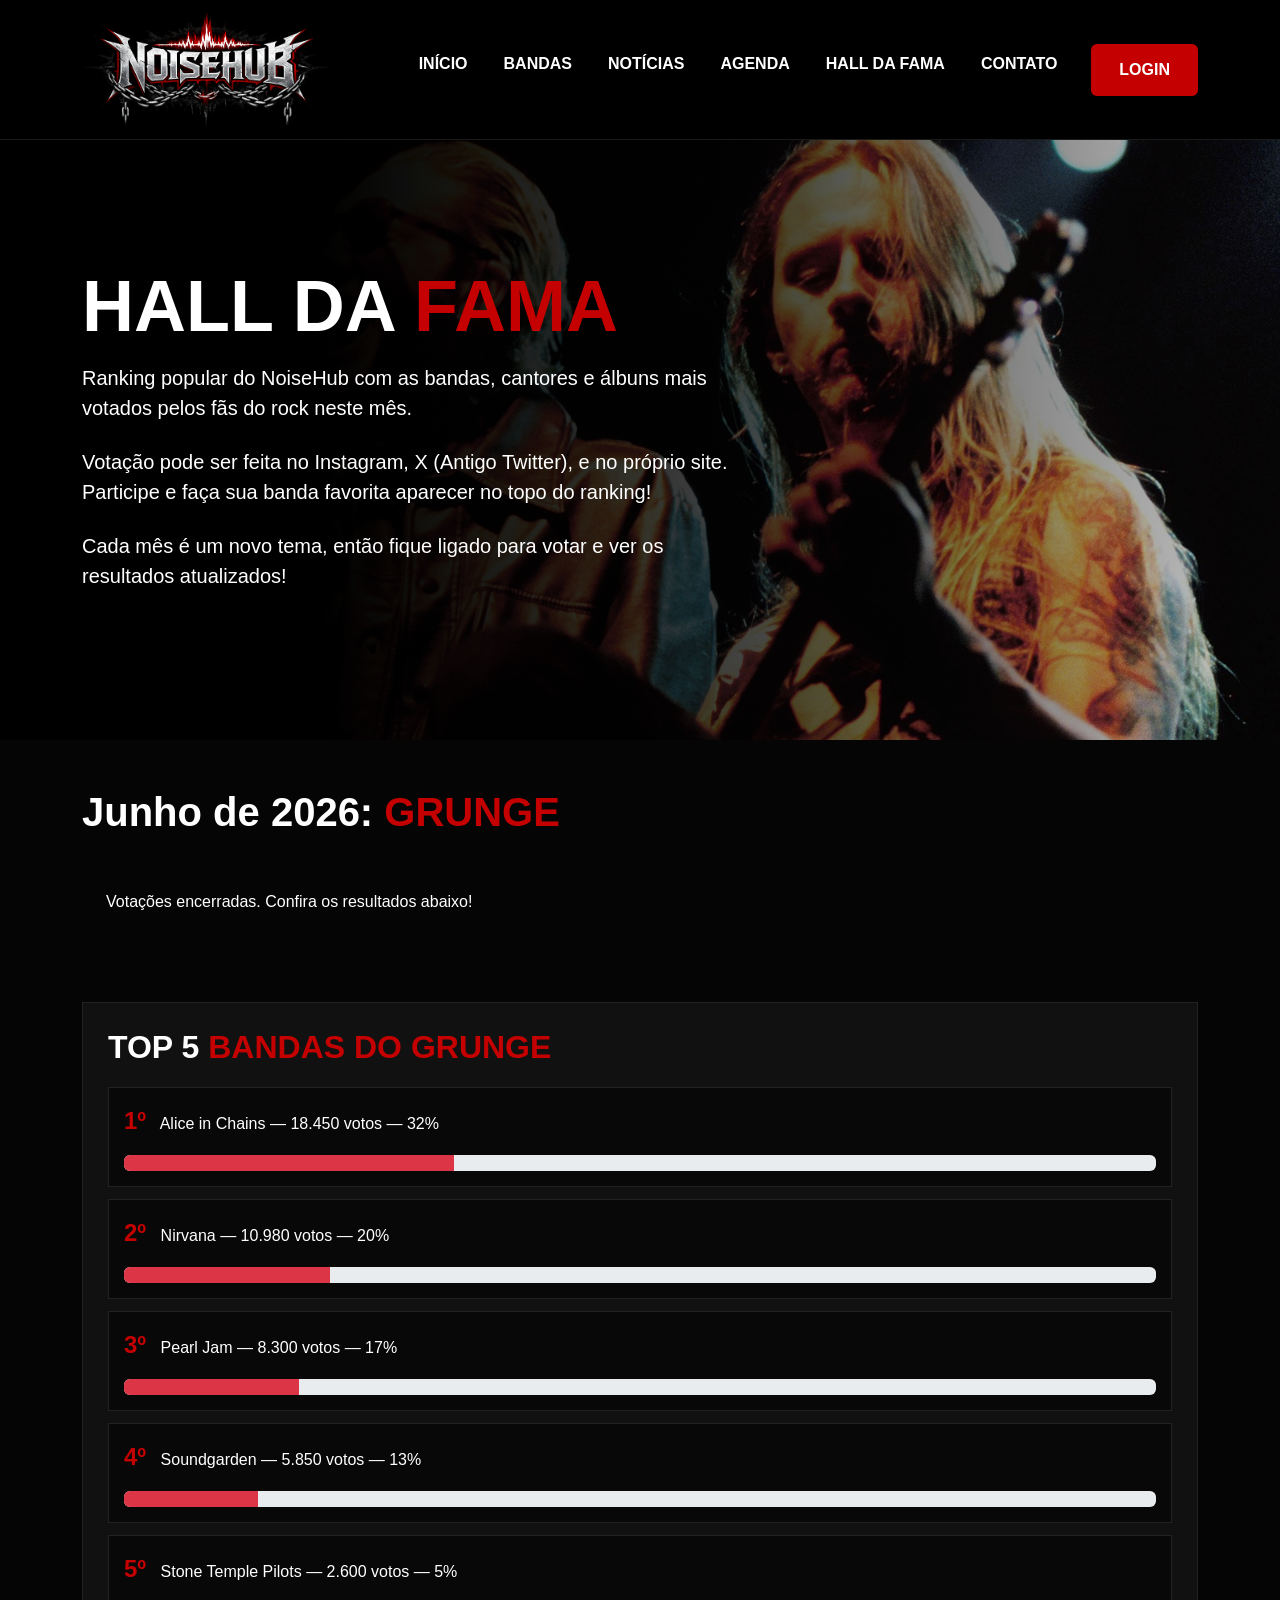
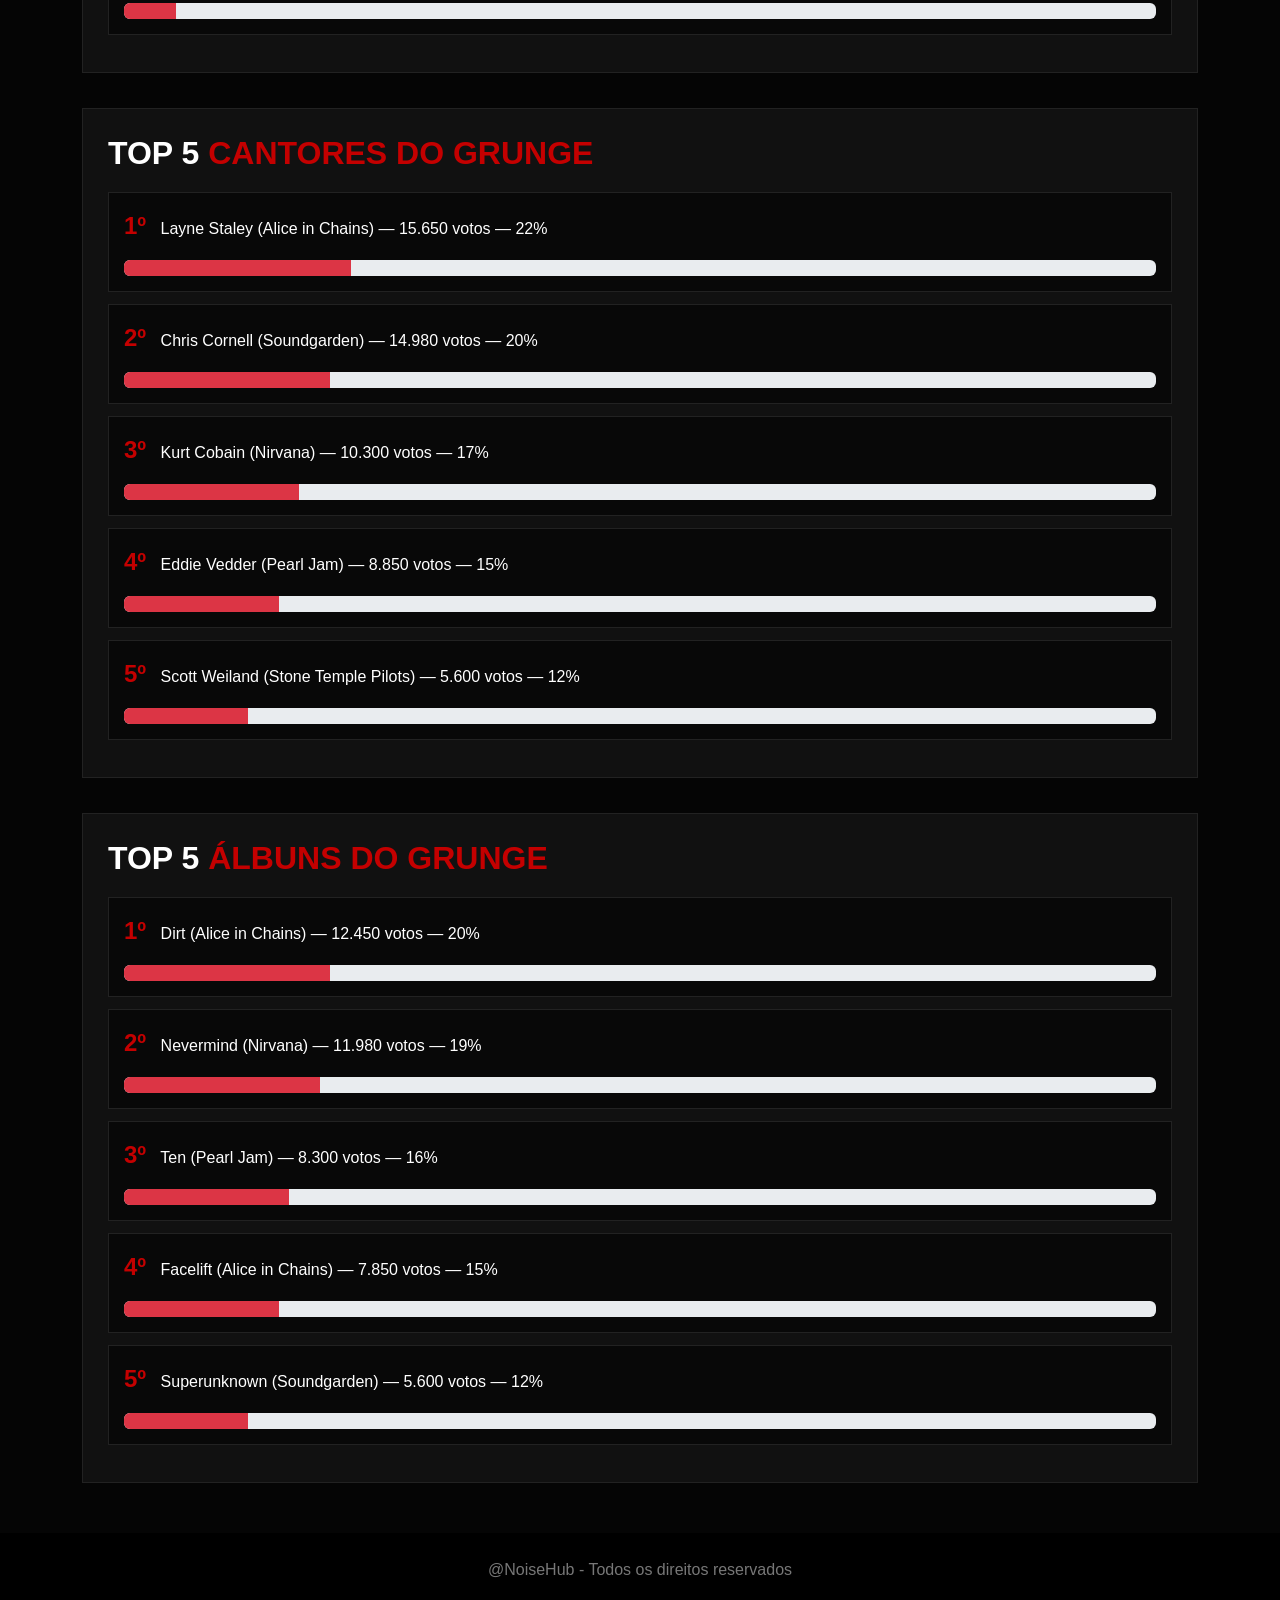
<file: hallfama.html>
<!DOCTYPE html>
<html lang="en">
  <meta charset="UTF-8">
  <meta name="viewport" content="width=device-width, initial-scale=1.0">
  <title>NOISEHUB - Hall da Fama</title>
  <link href="https://cdn.jsdelivr.net/npm/bootstrap@5.3.8/dist/css/bootstrap.min.css" rel="stylesheet" integrity="sha384-sRIl4kxILFvY47J16cr9ZwB07vP4J8+LH7qKQnuqkuIAvNWLzeN8tE5YBujZqJLB" crossorigin="anonymous">
  <link rel="stylesheet" href="./css/style.css">
  <style>
    .hero {
      min-height: 600px;
      background:
        linear-gradient(to right, #000 25%, rgba(0,0,0,0.7), rgba(0,0,0,0.2)),
        url("./image/backg/banner_hallfama.jpg");
      background-size: cover;
      background-position: center;
      display: flex;
      align-items: center;
    }
  </style>
</head>

<body>
<!-- provavelmente ta okas-->
  <nav class="navbar navbar-expand-lg">
    <div class="container-sm">
      <a class="logo" href="index.html">
        <img src="./image/logo/logo.png"> 
      </a>

      <button class="navbar-toggler bg-danger" type="button" data-bs-toggle="collapse" data-bs-target="#menu">
        <span class="navbar-toggler-icon"></span>
      </button>

      <div class="collapse navbar-collapse" id="menu">
      <ul class="navbar-nav ms-auto">
        <li><a class="nav-link" href="index.html">INÍCIO</a></li>
        <li><a class="nav-link" href="bandas.html">BANDAS</a></li>
        <li><a class="nav-link" href="noticias.html">NOTÍCIAS</a></li>
        <li><a class="nav-link" href="agenda.html">AGENDA</a></li>
        <li><a class="nav-link" href="hallfama.html">HALL DA FAMA</a></li>
        <li><a class="nav-link" href="contato.html">CONTATO</a></li>
        <li><a class="btn btn-rock ms-3" href="login.html">LOGIN</a></li>
      </ul>
      </div>
    </div>
  </nav>

  <section class="hero">
    <div class="container">
      <div class="col-md-7">
        <h1>HALL DA <span>FAMA</span></h1>
        <p class="lead mt-4">
          Ranking popular do NoiseHub com as bandas, cantores e álbuns mais votados pelos fãs do rock neste mês.
        </p>
         <p class="lead mt-4">
          Votação pode ser feita no Instagram, X (Antigo Twitter), e no próprio site. Participe e faça sua banda favorita aparecer no topo do ranking!
        </p>
        <p class="lead mt-4">
          Cada mês é um novo tema, então fique ligado para votar e ver os resultados atualizados!
        </p>
      </div>
    </div>
  </section>

    <section class="container my-5">
    
    <h1 class="section-title"> Junho de 2026: <span>GRUNGE</span></h1>
    <div class="p-4">
        <p>Votações encerradas. Confira os resultados abaixo!</p>
    </div>
    </section>

  <section class="container my-5">

    <div class="ranking-box">
      <h2 class="ranking-title">TOP 5 <span>BANDAS DO GRUNGE</span></h2>

      <div class="rank-item">
        <p><span class="rank-number">1º</span> Alice in Chains — 18.450 votos — 32%</p>
        <div class="progress" role="progressbar" aria-label="Danger example" aria-valuenow="32" aria-valuemin="0" aria-valuemax="100">
            <div class="progress-bar bg-danger" style="width: 32%"></div>
        </div>
      </div>

      <div class="rank-item">
        <p><span class="rank-number">2º</span> Nirvana — 10.980 votos — 20%</p>
        <div class="progress" role="progressbar" aria-label="Danger example" aria-valuenow="20" aria-valuemin="0" aria-valuemax="100">
          <div class="progress-bar bg-danger" style="width: 20%"></div>
        </div>
      </div>

      <div class="rank-item">
        <p><span class="rank-number">3º</span> Pearl Jam — 8.300 votos — 17%</p>
        <div class="progress" role="progressbar" aria-label="Danger example" aria-valuenow="17" aria-valuemin="0" aria-valuemax="100">
          <div class="progress-bar bg-danger" style="width: 17%"></div>
        </div>
      </div>

      <div class="rank-item">
        <p><span class="rank-number">4º</span> Soundgarden — 5.850 votos — 13%</p>
        <div class="progress" role="progressbar" aria-label="Danger example" aria-valuenow="13" aria-valuemin="0" aria-valuemax="100">
          <div class="progress-bar bg-danger" style="width: 13%"></div>
        </div>
      </div>

      <div class="rank-item">
        <p><span class="rank-number">5º</span> Stone Temple Pilots — 2.600 votos — 5%</p>
        <div class="progress" role="progressbar" aria-label="Danger example" aria-valuenow="5" aria-valuemin="0" aria-valuemax="100">
          <div class="progress-bar bg-danger" style="width: 5%"></div>
        </div>
      </div>
    </div>
    
    <div class="ranking-box">
      <h2 class="ranking-title">TOP 5 <span>CANTORES DO GRUNGE</span></h2>

      <div class="rank-item">
        <p><span class="rank-number">1º</span> Layne Staley (Alice in Chains) — 15.650 votos — 22%</p>
        <div class="progress" role="progressbar" aria-label="Danger example" aria-valuenow="22" aria-valuemin="0" aria-valuemax="100">
            <div class="progress-bar bg-danger" style="width: 22%"></div>
        </div>
      </div>

      <div class="rank-item">
        <p><span class="rank-number">2º</span> Chris Cornell (Soundgarden) — 14.980 votos — 20%</p>
        <div class="progress" role="progressbar" aria-label="Danger example" aria-valuenow="20" aria-valuemin="0" aria-valuemax="100">
          <div class="progress-bar bg-danger" style="width: 20%"></div>
        </div>
      </div>

      <div class="rank-item">
        <p><span class="rank-number">3º</span> Kurt Cobain (Nirvana) — 10.300 votos — 17%</p>
        <div class="progress" role="progressbar" aria-label="Danger example" aria-valuenow="17" aria-valuemin="0" aria-valuemax="100">
          <div class="progress-bar bg-danger" style="width: 17%"></div>
        </div>
      </div>

      <div class="rank-item">
        <p><span class="rank-number">4º</span> Eddie Vedder (Pearl Jam) — 8.850 votos — 15%</p>
        <div class="progress" role="progressbar" aria-label="Danger example" aria-valuenow="15" aria-valuemin="0" aria-valuemax="100">
          <div class="progress-bar bg-danger" style="width: 15%"></div>
        </div>
      </div>

      <div class="rank-item">
        <p><span class="rank-number">5º</span> Scott Weiland (Stone Temple Pilots) — 5.600 votos — 12%</p>
        <div class="progress" role="progressbar" aria-label="Danger example" aria-valuenow="12" aria-valuemin="0" aria-valuemax="100">
          <div class="progress-bar bg-danger" style="width: 12%"></div>
        </div>
      </div>
    </div>

    <div class="ranking-box">
      <h2 class="ranking-title">TOP 5 <span>ÁLBUNS DO GRUNGE</span></h2>

      <div class="rank-item">
        <p><span class="rank-number">1º</span> Dirt (Alice in Chains) — 12.450 votos — 20%</p>
        <div class="progress" role="progressbar" aria-label="Danger example" aria-valuenow="20" aria-valuemin="0" aria-valuemax="100">
            <div class="progress-bar bg-danger" style="width: 20%"></div>
        </div>
      </div>

      <div class="rank-item">
        <p><span class="rank-number">2º</span> Nevermind (Nirvana) — 11.980 votos — 19%</p>
        <div class="progress" role="progressbar" aria-label="Danger example" aria-valuenow="19" aria-valuemin="0" aria-valuemax="100">
          <div class="progress-bar bg-danger" style="width: 19%"></div>
        </div>
      </div>

      <div class="rank-item">
        <p><span class="rank-number">3º</span> Ten (Pearl Jam) — 8.300 votos — 16%</p>
        <div class="progress" role="progressbar" aria-label="Danger example" aria-valuenow="16" aria-valuemin="0" aria-valuemax="100">
          <div class="progress-bar bg-danger" style="width: 16%"></div>
        </div>
      </div>

      <div class="rank-item">
        <p><span class="rank-number">4º</span> Facelift (Alice in Chains) — 7.850 votos — 15%</p>
        <div class="progress" role="progressbar" aria-label="Danger example" aria-valuenow="15" aria-valuemin="0" aria-valuemax="100">
          <div class="progress-bar bg-danger" style="width: 15%"></div>
        </div>
      </div>

      <div class="rank-item">
        <p><span class="rank-number">5º</span> Superunknown (Soundgarden) — 5.600 votos — 12%</p>
        <div class="progress" role="progressbar" aria-label="Danger example" aria-valuenow="12" aria-valuemin="0" aria-valuemax="100">
          <div class="progress-bar bg-danger" style="width: 12%"></div>
        </div>
      </div>
    </div>
  </section>

  <footer>
    @NoiseHub - Todos os direitos reservados
  </footer>
 <script src="https://cdn.jsdelivr.net/npm/bootstrap@5.3.3/dist/js/bootstrap.bundle.min.js"></script>
</body>
</html>
</file>
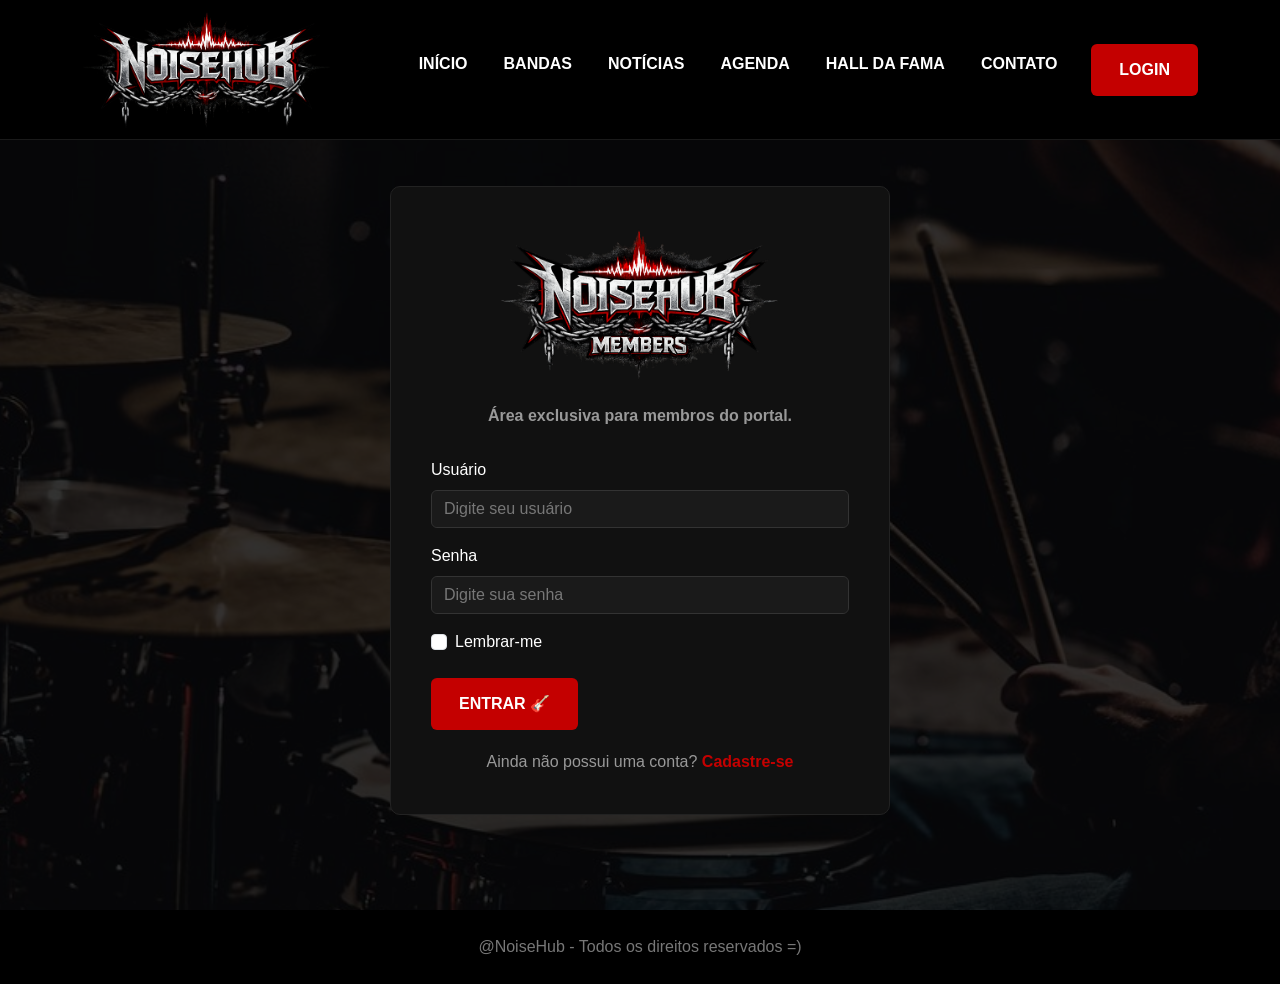
<file: login.html>
<!DOCTYPE html>
<html lang="pt-BR">
<head>
  <meta charset="UTF-8">
  <meta name="viewport" content="width=device-width, initial-scale=1.0">
  <title>NOISEHUB - Login</title>
  <link href="https://cdn.jsdelivr.net/npm/bootstrap@5.3.8/dist/css/bootstrap.min.css" rel="stylesheet">
  <link rel="stylesheet" href="./css/style.css">
  <style>
    body {
        background-image:
            linear-gradient(  rgba(0,0,0,0.8),rgba(0,0,0,0.8)),
            url("./image/backg/banner_login.jpg");
        color: white;
        background-size: cover;
        background-position: center;
        font-family: Arial, sans-serif;
    }
  </style>
</head>

<body>
<!-- para de dar errado css pfv nao te peço mais nada-->
  <nav class="navbar navbar-expand-lg">
    <div class="container-sm">
      <a class="logo" href="index.html">
        <img src="./image/logo/logo.png">
      </a>

      <button class="navbar-toggler bg-danger" type="button" data-bs-toggle="collapse" data-bs-target="#menu">
        <span class="navbar-toggler-icon"></span>
      </button>

      <div class="collapse navbar-collapse" id="menu">
      <ul class="navbar-nav ms-auto">
        <li><a class="nav-link" href="index.html">INÍCIO</a></li>
        <li><a class="nav-link" href="bandas.html">BANDAS</a></li>
        <li><a class="nav-link" href="noticias.html">NOTÍCIAS</a></li>
        <li><a class="nav-link" href="agenda.html">AGENDA</a></li>
        <li><a class="nav-link" href="hallfama.html">HALL DA FAMA</a></li>
        <li><a class="nav-link" href="contato.html">CONTATO</a></li>
        <li><a class="btn btn-rock ms-3" href="login.html">LOGIN</a></li>
      </ul>
      </div>
    </div>
  </nav>

  <section class="login-section">

    <div class="login-box">

      <div class="text-center mb-4">
        <img src="./image/logo/logomembers.png" class="login-logo">
      </div>
        
      

      <p class="login-subtitle">
       <strong>Área exclusiva para membros do portal.</strong>
      </p>

      <form action="index.html">

        <div class="mb-3">
          <label class="form-label">Usuário</label>
          <input type="text" class="form-control" placeholder="Digite seu usuário" required>
        </div>

        <div class="mb-3">
          <label class="form-label">Senha</label>
          <input
            type="password" class="form-control" placeholder="Digite sua senha" required>
        </div>

        <div class="form-check mb-4">
          <input class="form-check-input" type="checkbox">
          <label class="form-check-label">
            Lembrar-me
          </label>
        </div>

        <button type="submit" class="btn btn-rock">
          ENTRAR 🎸
        </button>

      </form>

      <div class="register-link">
        Ainda não possui uma conta?
        <a href="# " data-bs-toggle="modal" data-bs-target="#cadastroModal">Cadastre-se</a>
      </div>

    </div>
<!-- arrumar identação de bosta-->
    <div class="modal fade" id="cadastroModal" tabindex="-1">
         <div class="modal-dialog modal-dialog-centered">
             <div class="modal-content p-4 modal-content">

                <h2>Cadastro NoiseHub</h2>

                <form action="login.html">

                     <div class="mb-3">
                      <label class="form-label">Nome</label>
                      <input type="text" class="form-control" placeholder="Digite seu nome" required>
                     </div>

                     <div class="mb-3">
                        <label class="form-label">E-mail</label>
                        <input type="email" class="form-control" placeholder="Digite seu e-mail" required>
                     </div>

                     <div class="mb-3">
                        <label class="form-label">Usuário</label>
                        <input type="text" class="form-control" placeholder="Digite seu usuário" required>
                     </div>

                     <div class="mb-3">
                        <label class="form-label">Senha</label>
                        <input type="password" class="form-control" placeholder="Digite sua senha" required>
                     </div>

                    <button type="submit" class="btn btn-rock">
                        CRIAR CONTA 🎸
                    </button>

                </form>

            </div>
         </div>
    </div>
</section>

  <footer>
    @NoiseHub - Todos os direitos reservados =)
  </footer>
  
  <script src="https://cdn.jsdelivr.net/npm/bootstrap@5.3.3/dist/js/bootstrap.bundle.min.js"></script>
</body>
</html>
</file>
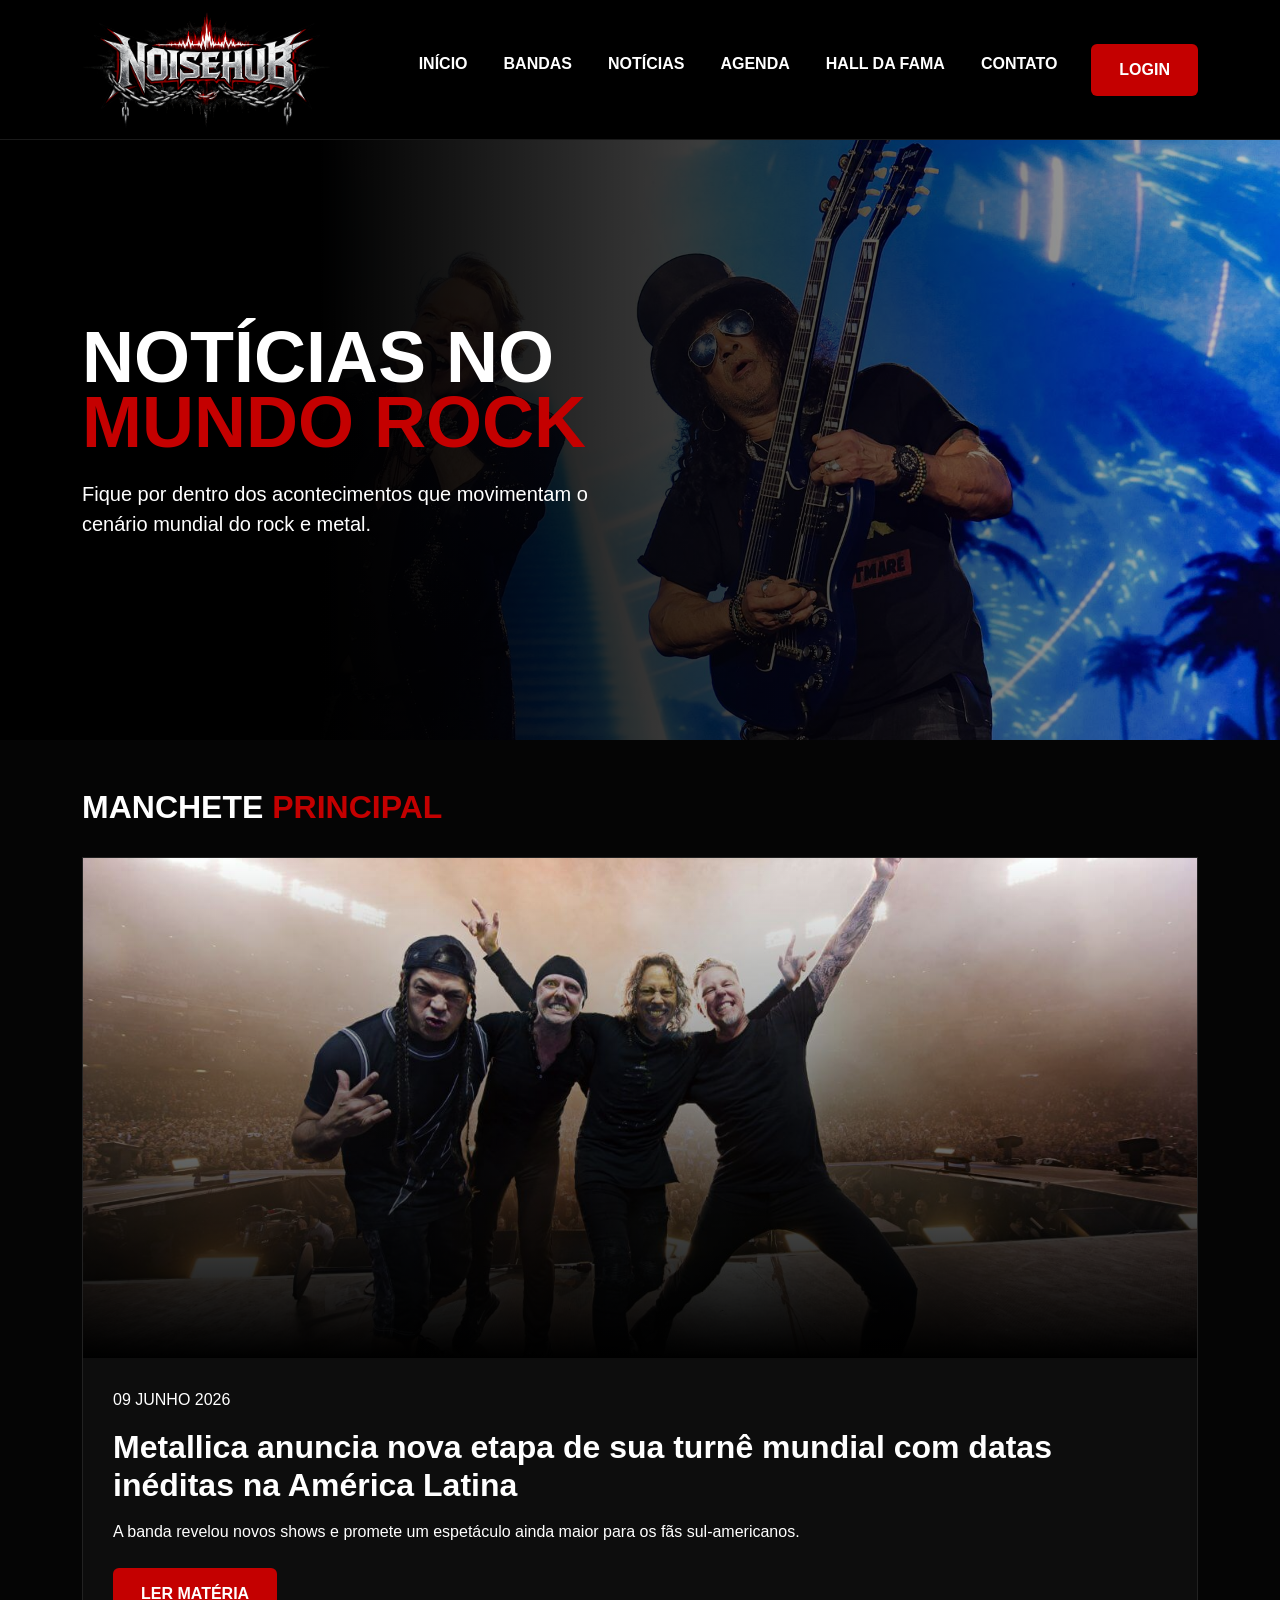
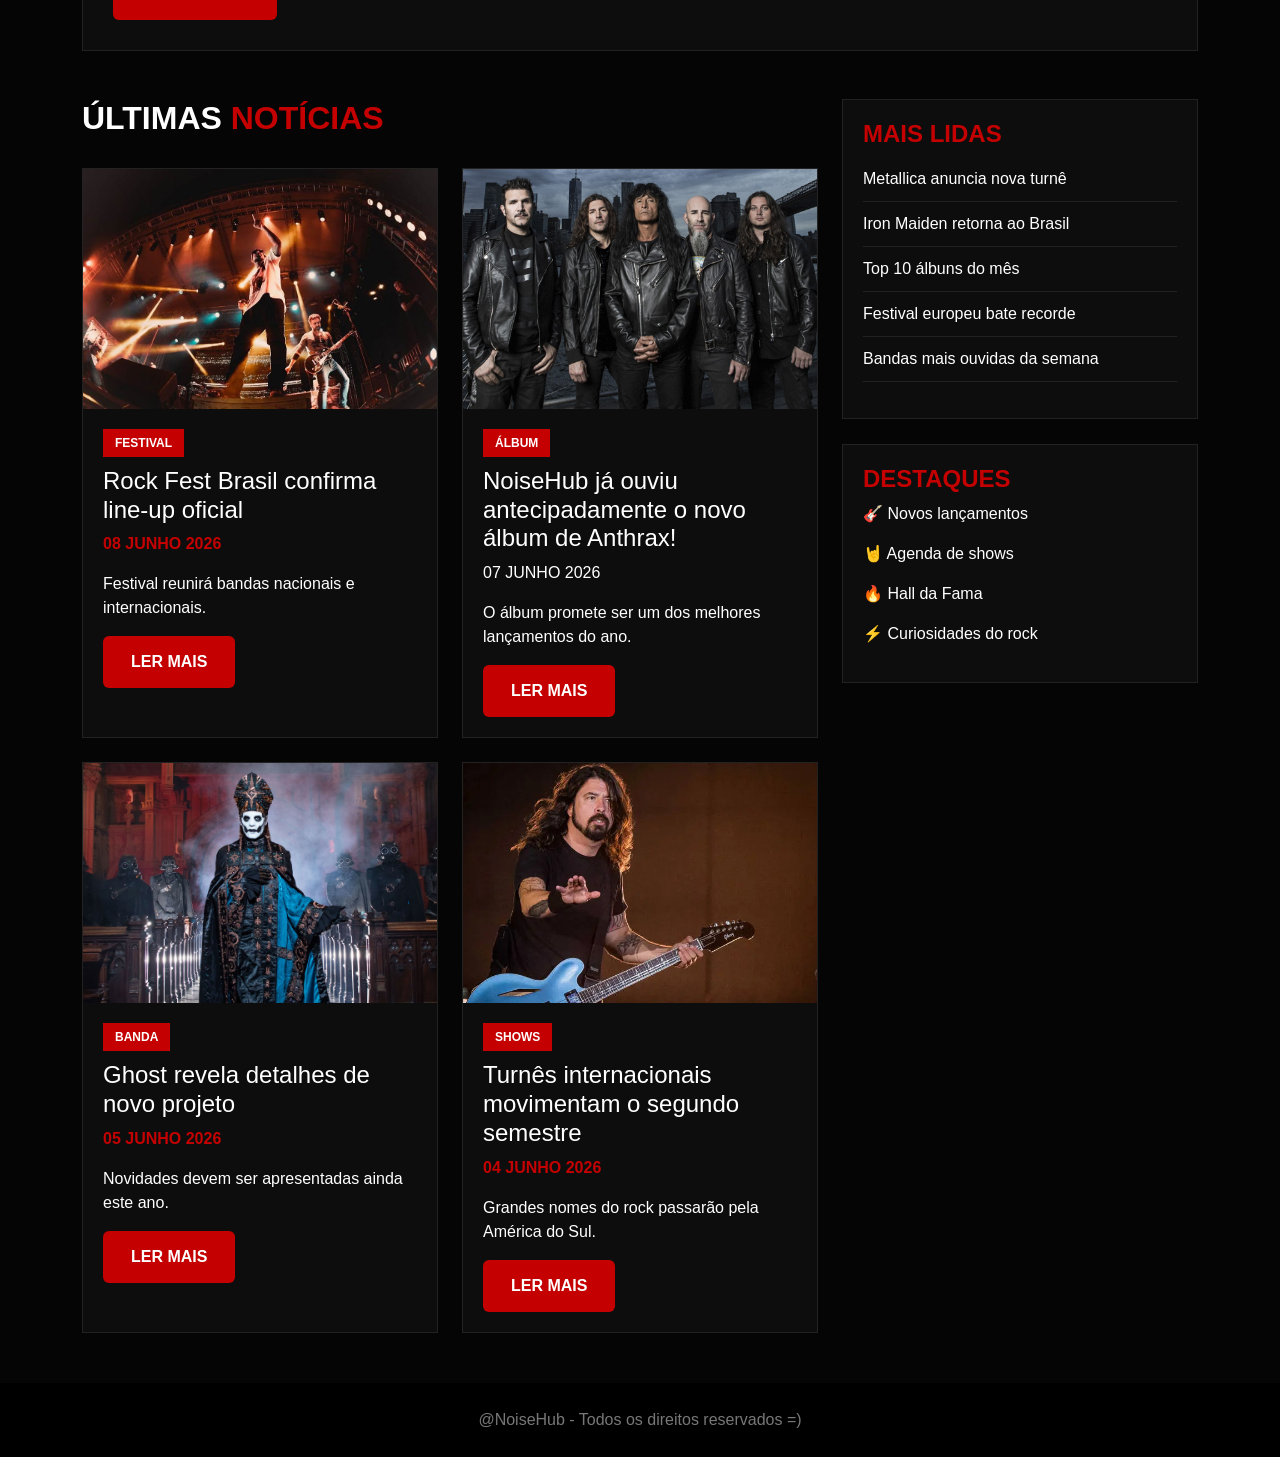
<file: noticias.html>
<!DOCTYPE html>
<html lang="pt-BR">
<head>
  <meta charset="UTF-8">
  <meta name="viewport" content="width=device-width, initial-scale=1.0">
  <title>NOISEHUB - Notícias</title>
  <link href="https://cdn.jsdelivr.net/npm/bootstrap@5.3.8/dist/css/bootstrap.min.css" rel="stylesheet">
  <link rel="stylesheet" href="./css/style.css">
  <style>
    .hero {
      min-height: 600px;
      background:
        linear-gradient(to right, #000 25%, rgba(0,0,0,0.7), rgba(0,0,0,0.2)),
        url("./image/backg/banner_noticia.jpg");
      background-size: cover;
      background-position: center;
      display: flex;
      align-items: center;
    }
    
    .featured-image {
      height: 500px;
      background:
        linear-gradient(to top, #000, transparent),
        url("./image/img_noticias/noticia_metallica.jpg");
      background-size: cover;
      background-position: center;
    }
  </style>
</head>

<body>

  <nav class="navbar navbar-expand-lg">
    <div class="container-sm">
      <a class="logo" href="index.html">
        <img src="./image/logo/logo.png"> 
      </a>

      <button class="navbar-toggler bg-danger" type="button" data-bs-toggle="collapse" data-bs-target="#menu">
        <span class="navbar-toggler-icon"></span>
      </button>

      <div class="collapse navbar-collapse" id="menu">
      <ul class="navbar-nav ms-auto">
        <li><a class="nav-link" href="index.html">INÍCIO</a></li>
        <li><a class="nav-link" href="bandas.html">BANDAS</a></li>
        <li><a class="nav-link" href="noticias.html">NOTÍCIAS</a></li>
        <li><a class="nav-link" href="agenda.html">AGENDA</a></li>
        <li><a class="nav-link" href="hallfama.html">HALL DA FAMA</a></li>
        <li><a class="nav-link" href="contato.html">CONTATO</a></li>
        <li><a class="btn btn-rock ms-3" href="login.html">LOGIN</a></li>
      </ul>
      </div>
    </div>
  </nav>

  <section class="hero">
    <div class="container">
        <div class="col-md-6">
      <h1>
        NOTÍCIAS NO<span> MUNDO ROCK</span>
      </h1>

      <p class="lead mt-4">
        Fique por dentro dos acontecimentos que movimentam o cenário mundial do rock e metal.
      </p>
      </div>
    </div>
  </section>

  <section class="container my-5">

    <h2 class="section-title">
      MANCHETE <span>PRINCIPAL</span>
    </h2>

    <article class="featured-news">

      <div class="featured-image"></div>

      <div class="featured-content">

        <p class="news-date">09 JUNHO 2026</p>

        <h2>
          Metallica anuncia nova etapa de sua turnê mundial com datas inéditas na América Latina
        </h2>

        <p class="mt-3">
          A banda revelou novos shows e promete um espetáculo ainda maior para os fãs sul-americanos.
        </p>

        <a href="#" class="btn btn-rock mt-2">
          LER MATÉRIA
        </a>

      </div>

    </article>

  </section>

  <section class="container my-5">
    <div class="row">

      <div class="col-lg-8">

        <h2 class="section-title">
          ÚLTIMAS <span>NOTÍCIAS</span>
        </h2>

        <div class="row g-4">

          <div class="col-md-6">
            <article class="content-card">

              <div class="card-image" style="background-image:url('./image/img_noticias/noticia_rockfest.jpg');"></div>

              <div class="card-content">
                <span class="card-tag">FESTIVAL</span>

                <h4>Rock Fest Brasil confirma line-up oficial</h4>

                <p class="card-date">08 JUNHO 2026</p>

                <p>
                  Festival reunirá bandas nacionais e internacionais.
                </p>

                <a href="#" class="btn btn-rock">
                  LER MAIS
                </a>
              </div>

            </article>
          </div>

          <div class="col-md-6">
            <article class="content-card">

              <div class="card-image" style="background-image:url('./image/img_noticias/noticia_anthrax.jpg');"></div>

              <div class="card-content">
                <span class="card-tag">ÁLBUM</span>

                <h4>NoiseHub já ouviu antecipadamente o novo álbum de Anthrax!</h4>

                <p class="news-date">07 JUNHO 2026</p>

                <p>
                    O álbum promete ser um dos melhores lançamentos do ano.
                </p>

                <a href="#" class="btn btn-rock">
                  LER MAIS
                </a>
              </div>

            </article>
          </div>

          <div class="col-md-6">
            <article class="content-card">

              <div class="card-image" style="background-image:url('./image/img_noticias/noticia_ghost.jpg');"></div>

              <div class="card-content">
                <span class="card-tag">BANDA</span>

                <h4>Ghost revela detalhes de novo projeto</h4>

                <p class="card-date">05 JUNHO 2026</p>

                <p>
                  Novidades devem ser apresentadas ainda este ano.
                </p>

                <a href="#" class="btn btn-rock">
                  LER MAIS
                </a>
              </div>

            </article>
          </div>

          <div class="col-md-6">
            <article class="content-card">

              <div class="card-image" style="background-image:url('./image/img_noticias/noticia_semestre.jpg');"></div>

              <div class="card-content">
                <span class="card-tag">SHOWS</span>

                <h4>Turnês internacionais movimentam o segundo semestre</h4>

                <p class="card-date">04 JUNHO 2026</p>

                <p>
                  Grandes nomes do rock passarão pela América do Sul.
                </p>

                <a href="#" class="btn btn-rock">
                  LER MAIS
                </a>
              </div>

            </article>
          </div>

        </div>
      </div>

      <aside class="col-lg-4">

        <section class="sidebar-box">
          <h4>MAIS LIDAS</h4>

          <ul>
            <li>Metallica anuncia nova turnê</li>
            <li>Iron Maiden retorna ao Brasil</li>
            <li>Top 10 álbuns do mês</li>
            <li>Festival europeu bate recorde</li>
            <li>Bandas mais ouvidas da semana</li>
          </ul>
        </section>

        <section class="sidebar-box">
          <h4>DESTAQUES</h4>

          <p>🎸 Novos lançamentos</p>
          <p>🤘 Agenda de shows</p>
          <p>🔥 Hall da Fama</p>
          <p>⚡ Curiosidades do rock</p>
        </section>

      </aside>

    </div>
  </section>

  <footer>
    @NoiseHub - Todos os direitos reservados =)
  </footer>

  <script src="https://cdn.jsdelivr.net/npm/bootstrap@5.3.8/dist/js/bootstrap.bundle.min.js"></script>

</body>
</html>
</file>
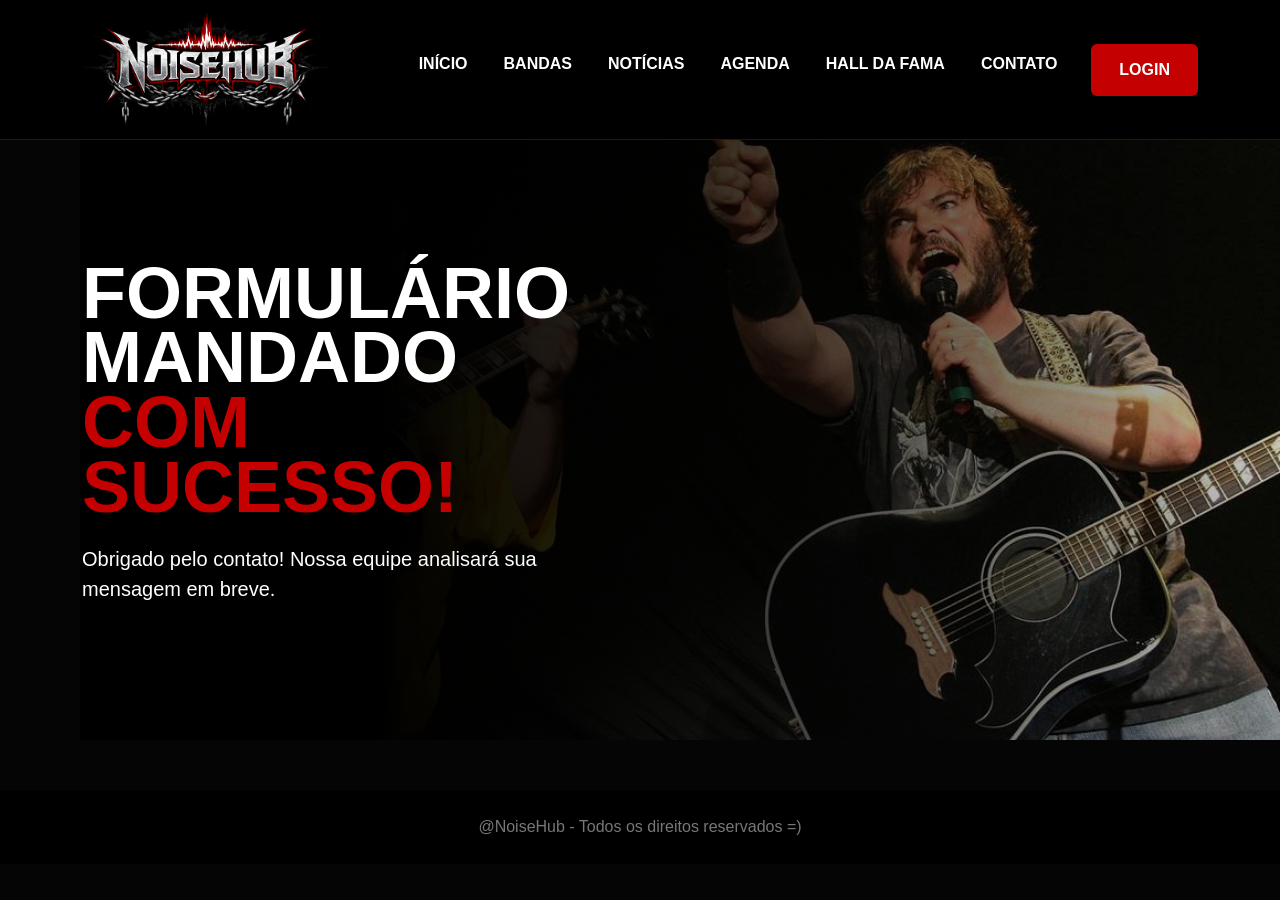
<file: sucesso.html>
<!DOCTYPE html>
<html lang="pt-BR">
<head>
  <meta charset="UTF-8">
  <meta name="viewport" content="width=device-width, initial-scale=1.0">
  <title>NOISEHUB - Sucesso!</title>
  <link href="https://cdn.jsdelivr.net/npm/bootstrap@5.3.8/dist/css/bootstrap.min.css" rel="stylesheet" integrity="sha384-sRIl4kxILFvY47J16cr9ZwB07vP4J8+LH7qKQnuqkuIAvNWLzeN8tE5YBujZqJLB" crossorigin="anonymous">
  <link rel="stylesheet" href="./css/style.css">
  <style>
    .hero {
      min-height: 600px;
      background:
        linear-gradient(to right, #000 25%, rgba(0,0,0,0.7), rgba(0,0,0,0.2)),
        url("./image/backg/banner_sucesso.jpg");
      background-size: 1200px;
      background-position: right;
      background-repeat: no-repeat;
      display: flex;
      align-items: center;
    }

  </style>
</head>

<body>

  <nav class="navbar navbar-expand-lg">
    <div class="container-sm">
      <a class="logo" href="index.html">
        <img src="./image/logo/logo.png"> 
      </a>

      <button class="navbar-toggler bg-danger" type="button" data-bs-toggle="collapse" data-bs-target="#menu">
        <span class="navbar-toggler-icon"></span>
      </button>

      <div class="collapse navbar-collapse" id="menu">
      <ul class="navbar-nav ms-auto">
        <li><a class="nav-link" href="index.html">INÍCIO</a></li>
        <li><a class="nav-link" href="bandas.html">BANDAS</a></li>
        <li><a class="nav-link" href="noticias.html">NOTÍCIAS</a></li>
        <li><a class="nav-link" href="agenda.html">AGENDA</a></li>
        <li><a class="nav-link" href="hallfama.html">HALL DA FAMA</a></li>
        <li><a class="nav-link" href="contato.html">CONTATO</a></li>
        <li><a class="btn btn-rock ms-3" href="login.html">LOGIN</a></li>
      </ul>
      </div>
    </div>
  </nav>

  <section class="hero">
    <div class="container">
      <div class="col-md-6">
        <h1>FORMULÁRIO MANDADO <span>COM SUCESSO!</span></h1>
        <p class="lead mt-4">
          Obrigado pelo contato! Nossa equipe analisará sua mensagem em breve.
        </p>
      </div>
    </div>
  </section>

 <footer>
    @NoiseHub - Todos os direitos reservados =)
  </footer>

</html>
</file>
<file: css/style.css>
/* vou usar em todas as paginas */
    .hero h1 {
      font-size: 72px;
      font-weight: 900;
      line-height: 0.9;
    }

    .hero h1 span {
      color: #c40000;
    }

        body {
      background-color: #050505;
      color: white;
      font-family: Arial, sans-serif;
    }

    .navbar {
      background-color: #000;
      border-bottom: 1px solid #1a1a1a;
    }


    .nav-link {
      color: white;
      font-weight: bold;
      margin: 0 10px;
    }

    .nav-link:hover {
      color: #c40000;
    }

    .logo img {
       width: 250px;
    }

    .logo {
      display: inline-block;
    }

    .btn-rock {
      background-color: #c40000;
      color: white;
      font-weight: bold;
      border: none;
      padding: 14px 28px;
    }

    .btn-rock:hover {
      background-color: #8f0000;
      color: white;
    }

    footer {
      background-color: #000;
      color: #777;
      padding: 25px;
      text-align: center;
      margin-top: 50px;
    }
/* vou usar só em noticias e agenda*/
    .content-card {
        background-color: #0d0d0d;
        border: 1px solid #222;
        overflow: hidden;
        transition: 0.3s;
        height: 100%;
    }

    .content-card:hover {
        transform: translateY(-5px);
        border-color: #c40000;
    }

     .card-image {
        height: 240px;
        background-size: cover;
        background-position: center;
    }

    .card-content {
        padding: 20px;
    }

    .card-tag {
        display: inline-block;
        background-color: #c40000;
        padding: 5px 12px;
        font-size: 12px;
        font-weight: bold;
        margin-bottom: 10px;
    }

    .card-date {
        color: #c40000;
        font-weight: bold;
    }

    /* agenda*/

     .section-title {
      font-weight: 900;
      margin-bottom: 25px;
    }

    .filter-btn {
      background-color: #111;
      color: white;
      border: 1px solid #333;
      font-weight: bold;
      padding: 10px 20px;
      transition: 0.3s;
    }

    .filter-btn:hover {
      background-color: #c40000;
      border-color: #c40000;
    }

    .event-location {
      color: #aaa;
    }

    .countdown {
      background-color: #0d0d0d;
      border: 1px solid #222;
      padding: 40px;
      text-align: center;
    }

    .countdown h3 {
      color: #c40000;
      font-weight: 900;
    }

    .timeline {
      border-left: 3px solid #c40000;
      padding-left: 25px;
    }

    .timeline-item {
      margin-bottom: 30px;
    }

    .timeline-item h5 {
      color: #c40000;
    }

    /*bandas*/

    
    .band-card {
        background-color: #000;
        border: 1px solid #333;
        color: white;
        margin-top: 15px;
        height: 220px;
        background-size: cover;
        background-position: center;
    }

    .rock-card {
        height: 260px;
        border: none;
        overflow: hidden;
        position: relative;
        cursor: pointer;
        background-size: cover;
        background-position: center;
    }

    .rock-card::after {
        content: "";
        position: absolute;
        inset: 0;
        background: linear-gradient(to top, #000 10%, rgba(0,0,0,0.2));
    }

    .rock-card h3 {
        position: absolute;
        bottom: 20px;
        left: 20px;
        z-index: 2;
        color: white;
        font-weight: 900;
    }

    .modal-content {
        background-color: #080808;
        color: white;
        border: 1px solid #c40000;
    }

    .modal-content img {
        border-bottom: 2px solid #c40000;
    }

    .modal-content h2 {
        font-weight: 900;
        margin-bottom: 20px;
    }

    /* contato */
    
    .form-control {
      background-color: #1a1a1a;
      border: 1px solid #333;
      color: white;
    }

    .form-control:focus {
      background-color: #1a1a1a;
      color: white;
      border-color: #c40000;
      box-shadow: none;
    }

    .form-control::placeholder {
      color: #777;
    }
    /*hallfama*/

    
     .section-title {
      font-weight: 900;
      margin-bottom: 25px;
    }

    .section-title span {
      color: #c40000;
    }

    .ranking-box {
      background-color: #111;
      border: 1px solid #222;
      padding: 25px;
      margin-bottom: 35px;
    }

    .ranking-title {
      font-weight: 900;
      margin-bottom: 20px;
    }

    .ranking-title span {
      color: #c40000;
    }

    .rank-item {
      background-color: #080808;
      border: 1px solid #222;
      padding: 15px;
      margin-bottom: 12px;
    }

    .rank-number {
      color: #c40000;
      font-size: 24px;
      font-weight: 900;
      margin-right: 10px;
    }

    /*index*/

    
    .tag {
      background-color: #c40000;
      display: inline-block;
      padding: 6px 18px;
      font-weight: bold;
      margin-bottom: 20px;
    }

    .section-title {
      font-weight: 900;
      margin-bottom: 25px;
    }

    .section-title span {
      color: #c40000;
    }

    .band-card {
      height: 180px;
      background-size: cover;
      background-position: center;
      position: relative;
      border: 1px solid #222;
    }

    .band-card::after {
      content: "";
      position: absolute;
      inset: 0;
      background: linear-gradient(to top, #000, transparent);
    }

    .band-card h3 {
      position: absolute;
      bottom: 20px;
      width: 100%;
      text-align: center;
      z-index: 2;
      font-weight: 900;
    }

    /*login*/
    
    .login-section {
      min-height: 80vh;
      display: flex;
      align-items: center;
      justify-content: center;
    }

    .login-box {
      width: 100%;
      max-width: 500px;
      background-color: #111;
      border: 1px solid #222;
      padding: 40px;
      border-radius: 10px;
    }

    .login-logo {
        width: 280px;
        max-width: 100%;
    }

    .login-subtitle {
      text-align: center;
      color: #999999;
      margin-bottom: 30px;
    }

    .form-control {
      background-color: #1a1a1a;
      border: 1px solid #333;
      color: white;
    }

    .form-control:focus {
      background-color: #1a1a1a;
      color: white;
      border-color: #c40000;
      box-shadow: none;
    }

    .form-check-input:checked {
      background-color: #c40000;
      border-color: #c40000;
    }

    .form-control::placeholder {
      color: #777;
    }

    .register-link {
      text-align: center;
      margin-top: 20px;
      color: #999;
    }

    .register-link a {
      color: #c40000;
      text-decoration: none;
      font-weight: bold;
    }

    .register-link a:hover {
      text-decoration: underline;
    }

    .modal-content {
        background-color: #080808;
        color: white;
        border: 1px solid #c40000;
    }

    /*noticias*/


    .section-title {
      font-weight: 900;
      margin-bottom: 30px;
    }

    .featured-news {
      background-color: #0d0d0d;
      border: 1px solid #222;
      overflow: hidden;
      margin-bottom: 40px;
    }

    .featured-content {
      padding: 30px;
    }

    .featured-content h2 {
      font-weight: 900;
    }

    .sidebar-box {
      background-color: #0d0d0d;
      border: 1px solid #222;
      padding: 20px;
      margin-bottom: 25px;
    }

    .sidebar-box h4 {
      color: #c40000;
      font-weight: 900;
    }

    .sidebar-box ul {
      list-style: none;
      padding: 0;
    }

    .sidebar-box li {
      padding: 10px 0;
      border-bottom: 1px solid #222;
    }

    /*cabou*/
</file>
